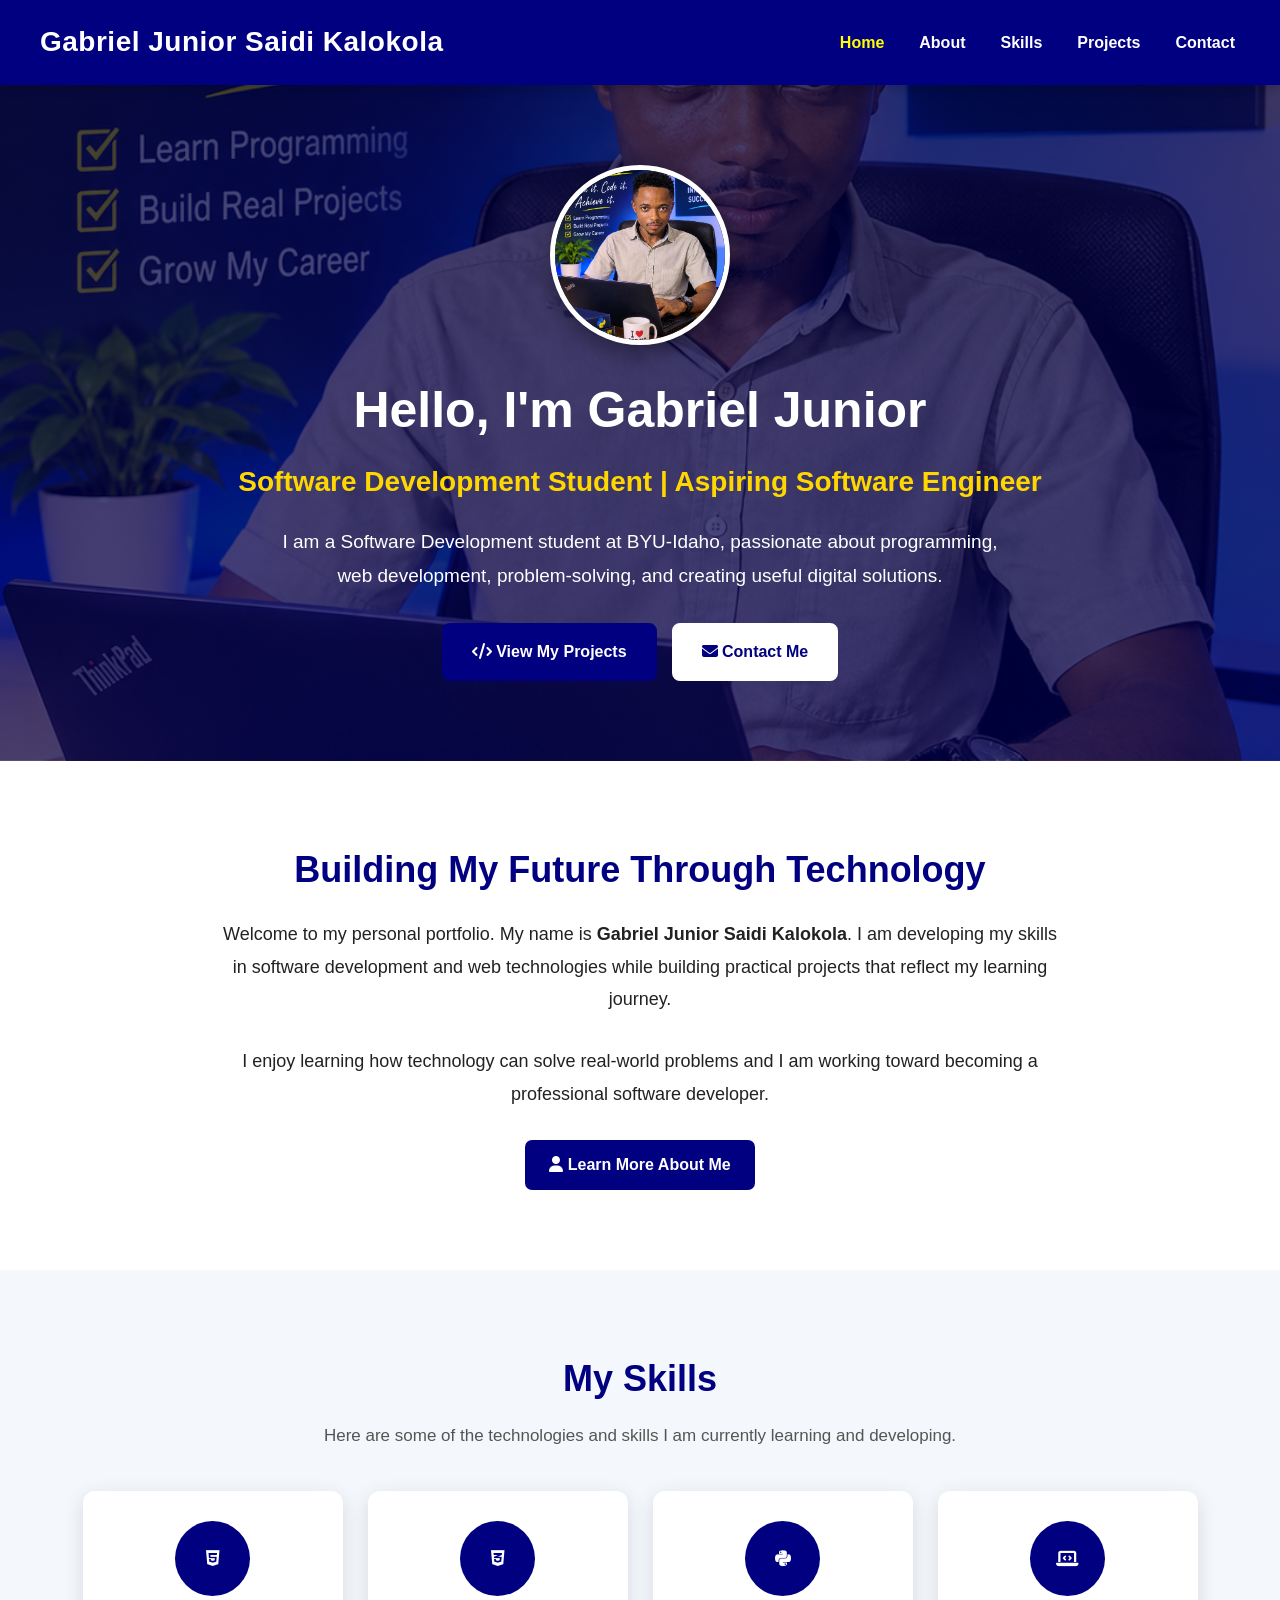
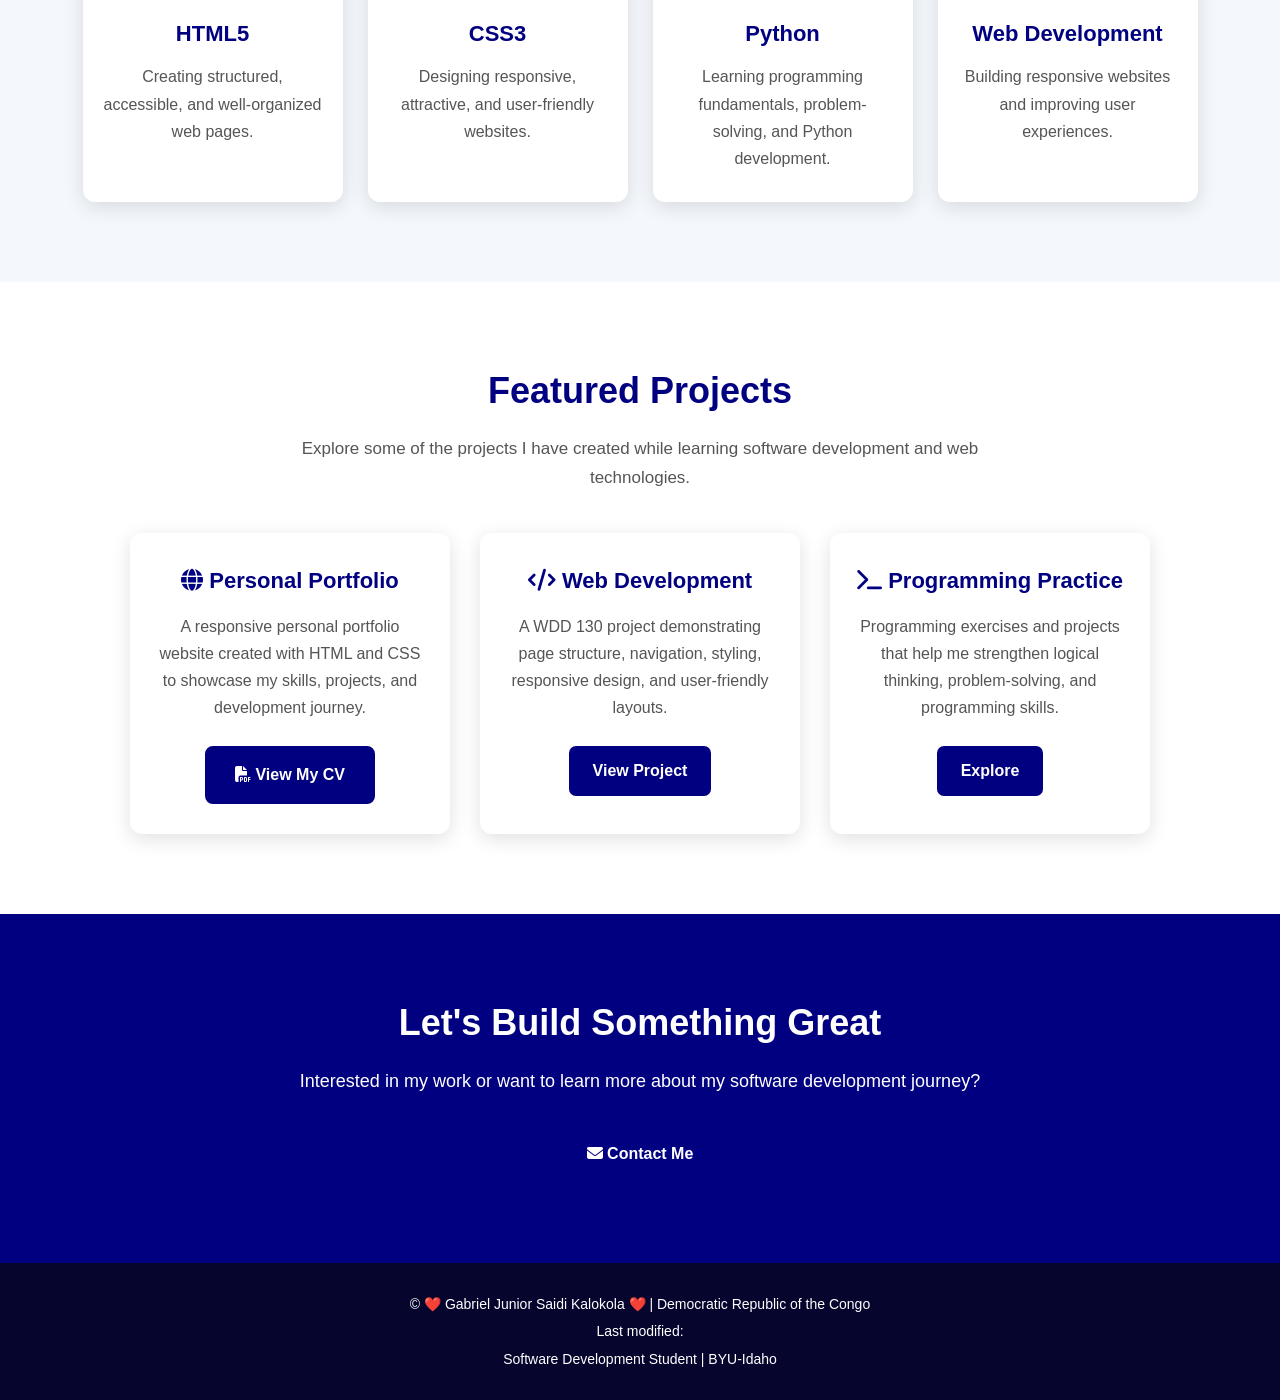
<file: index.html>
<!DOCTYPE html>
<html lang="en">

<head>
    <meta charset="UTF-8">
    <meta name="viewport" content="width=device-width, initial-scale=1.0">

    <meta name="description"
        content="Gabriel Junior Saidi Kalokola - Software Development student portfolio. Explore my skills, projects, and web development journey.">

    <title>Home | Gabriel Junior Saidi Kalokola</title>

    <link rel="stylesheet" href="style.css">

    <link rel="stylesheet" href="https://cdnjs.cloudflare.com/ajax/libs/font-awesome/6.7.2/css/all.min.css">
</head>

<body>

    <!-- HEADER -->
    <header>

        <div class="logo">
            Gabriel Junior Saidi Kalokola
        </div>

        <nav>
            <a href="index.html" class="active">Home</a>
            <a href="about.html">About</a>
            <a href="skills.html">Skills</a>
            <a href="gallery.html">Projects</a>
            <a href="contact.html">Contact</a>
        </nav>

    </header>


    <!-- MAIN CONTENT -->
    <main>

        <!-- HERO SECTION -->
        <section class="hero">

            <div class="hero-content">

                <!-- PROFILE PHOTO -->
                <div class="hero-image">
                    <img src="images/photo1.jpg" alt="Portrait of Gabriel Junior Saidi Kalokola">
                </div>

                <h1>
                    Hello, I'm Gabriel Junior
                </h1>

                <h2>
                    Software Development Student | Aspiring Software Engineer
                </h2>

                <p>
                    I am a Software Development student at BYU-Idaho,
                    passionate about programming, web development,
                    problem-solving, and creating useful digital solutions.
                </p>

                <div class="hero-buttons">

                    <a href="gallery.html" class="hero-button">
                        <i class="fa-solid fa-code"></i>
                        View My Projects
                    </a>

                    <a href="contact.html" class="hero-button secondary-button">
                        <i class="fa-solid fa-envelope"></i>
                        Contact Me
                    </a>

                </div>

            </div>

        </section>


        <!-- INTRODUCTION -->
        <section class="intro-section">

            <div class="intro-content">

                <h2>Building My Future Through Technology</h2>

                <p>
                    Welcome to my personal portfolio. My name is
                    <strong>Gabriel Junior Saidi Kalokola</strong>.
                    I am developing my skills in software development
                    and web technologies while building practical projects
                    that reflect my learning journey.
                </p>

                <p>
                    I enjoy learning how technology can solve real-world
                    problems and I am working toward becoming a professional
                    software developer.
                </p>

                <a href="about.html" class="button">
                    <i class="fa-solid fa-user"></i>
                    Learn More About Me
                </a>

            </div>

        </section>


        <!-- SKILLS SECTION -->
        <section class="skills-section">

            <h2>My Skills</h2>

            <p class="section-description">
                Here are some of the technologies and skills
                I am currently learning and developing.
            </p>

            <div class="skills-container">

                <!-- HTML -->
                <div class="skill-card">

                    <div class="skill-icon">
                        <i class="fa-brands fa-html5"></i>
                    </div>

                    <h3>HTML5</h3>

                    <p>
                        Creating structured, accessible,
                        and well-organized web pages.
                    </p>

                </div>


                <!-- CSS -->
                <div class="skill-card">

                    <div class="skill-icon">
                        <i class="fa-brands fa-css3-alt"></i>
                    </div>

                    <h3>CSS3</h3>

                    <p>
                        Designing responsive, attractive,
                        and user-friendly websites.
                    </p>

                </div>


                <!-- PYTHON -->
                <div class="skill-card">

                    <div class="skill-icon">
                        <i class="fa-brands fa-python"></i>
                    </div>

                    <h3>Python</h3>

                    <p>
                        Learning programming fundamentals,
                        problem-solving, and Python development.
                    </p>

                </div>


                <!-- WEB DEVELOPMENT -->
                <div class="skill-card">

                    <div class="skill-icon">
                        <i class="fa-solid fa-laptop-code"></i>
                    </div>

                    <h3>Web Development</h3>

                    <p>
                        Building responsive websites and
                        improving user experiences.
                    </p>

                </div>

            </div>

        </section>


        <!-- PROJECTS PREVIEW -->
        <section class="projects-preview">

            <h2>Featured Projects</h2>

            <p class="section-description">
                Explore some of the projects I have created
                while learning software development and web technologies.
            </p>

            <div class="cards">

                <!-- PROJECT 1 -->
                <div class="card">

                    <h3>
                        <i class="fa-solid fa-globe"></i>
                        Personal Portfolio
                    </h3>

                    <p>
                        A responsive personal portfolio website
                        created with HTML and CSS to showcase
                        my skills, projects, and development journey.
                    </p>

                    <a href="cv/Gabriel_Junior_Saidi_Kalokola_CV.pdf" class="hero-button" target="_blank">
                        <i class="fa-solid fa-file-pdf"></i>
                        View My CV
                    </a>

                </div>


                <!-- PROJECT 2 -->
                <div class="card">

                    <h3>
                        <i class="fa-solid fa-code"></i>
                        Web Development
                    </h3>

                    <p>
                        A WDD 130 project demonstrating page structure,
                        navigation, styling, responsive design,
                        and user-friendly layouts.
                    </p>

                    <a href="gallery.html" class="button">
                        View Project
                    </a>

                </div>


                <!-- PROJECT 3 -->
                <div class="card">

                    <h3>
                        <i class="fa-solid fa-terminal"></i>
                        Programming Practice
                    </h3>

                    <p>
                        Programming exercises and projects that
                        help me strengthen logical thinking,
                        problem-solving, and programming skills.
                    </p>

                    <a href="gallery.html" class="button">
                        Explore
                    </a>

                </div>

            </div>

        </section>


        <!-- CALL TO ACTION -->
        <section class="cta-section">

            <h2>Let's Build Something Great</h2>

            <p>
                Interested in my work or want to learn more
                about my software development journey?
            </p>

            <a href="contact.html" class="hero-button">
                <i class="fa-solid fa-envelope"></i>
                Contact Me
            </a>

        </section>

    </main>


    <!-- FOOTER -->
    <footer>
        <p>© <span id="currentyear"></span> ❤️ Gabriel Junior Saidi Kalokola ❤️ | Democratic Republic of the Congo</p>
        <p>Last modified: <span id="lastModified"></span></p>

        <p>
            Software Development Student | BYU-Idaho
        </p>

    </footer>

</body>

</html>
</file>
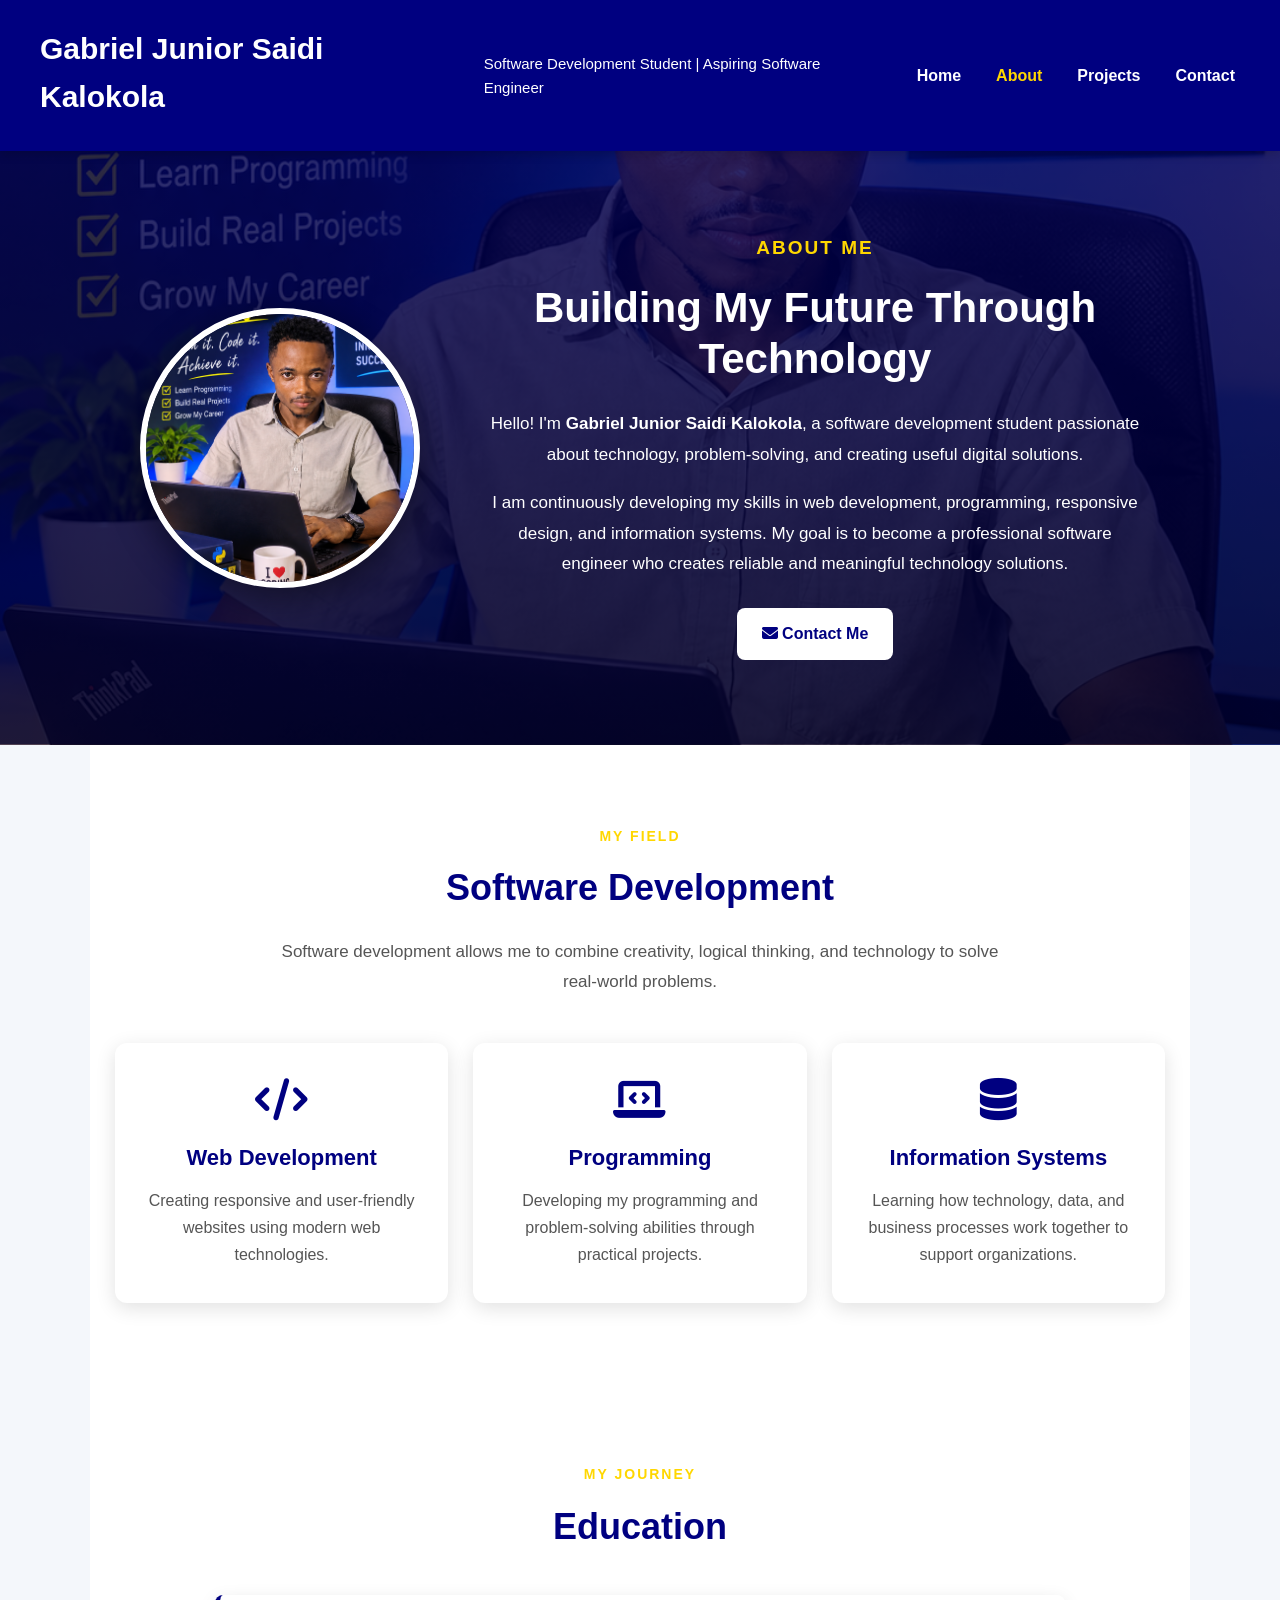
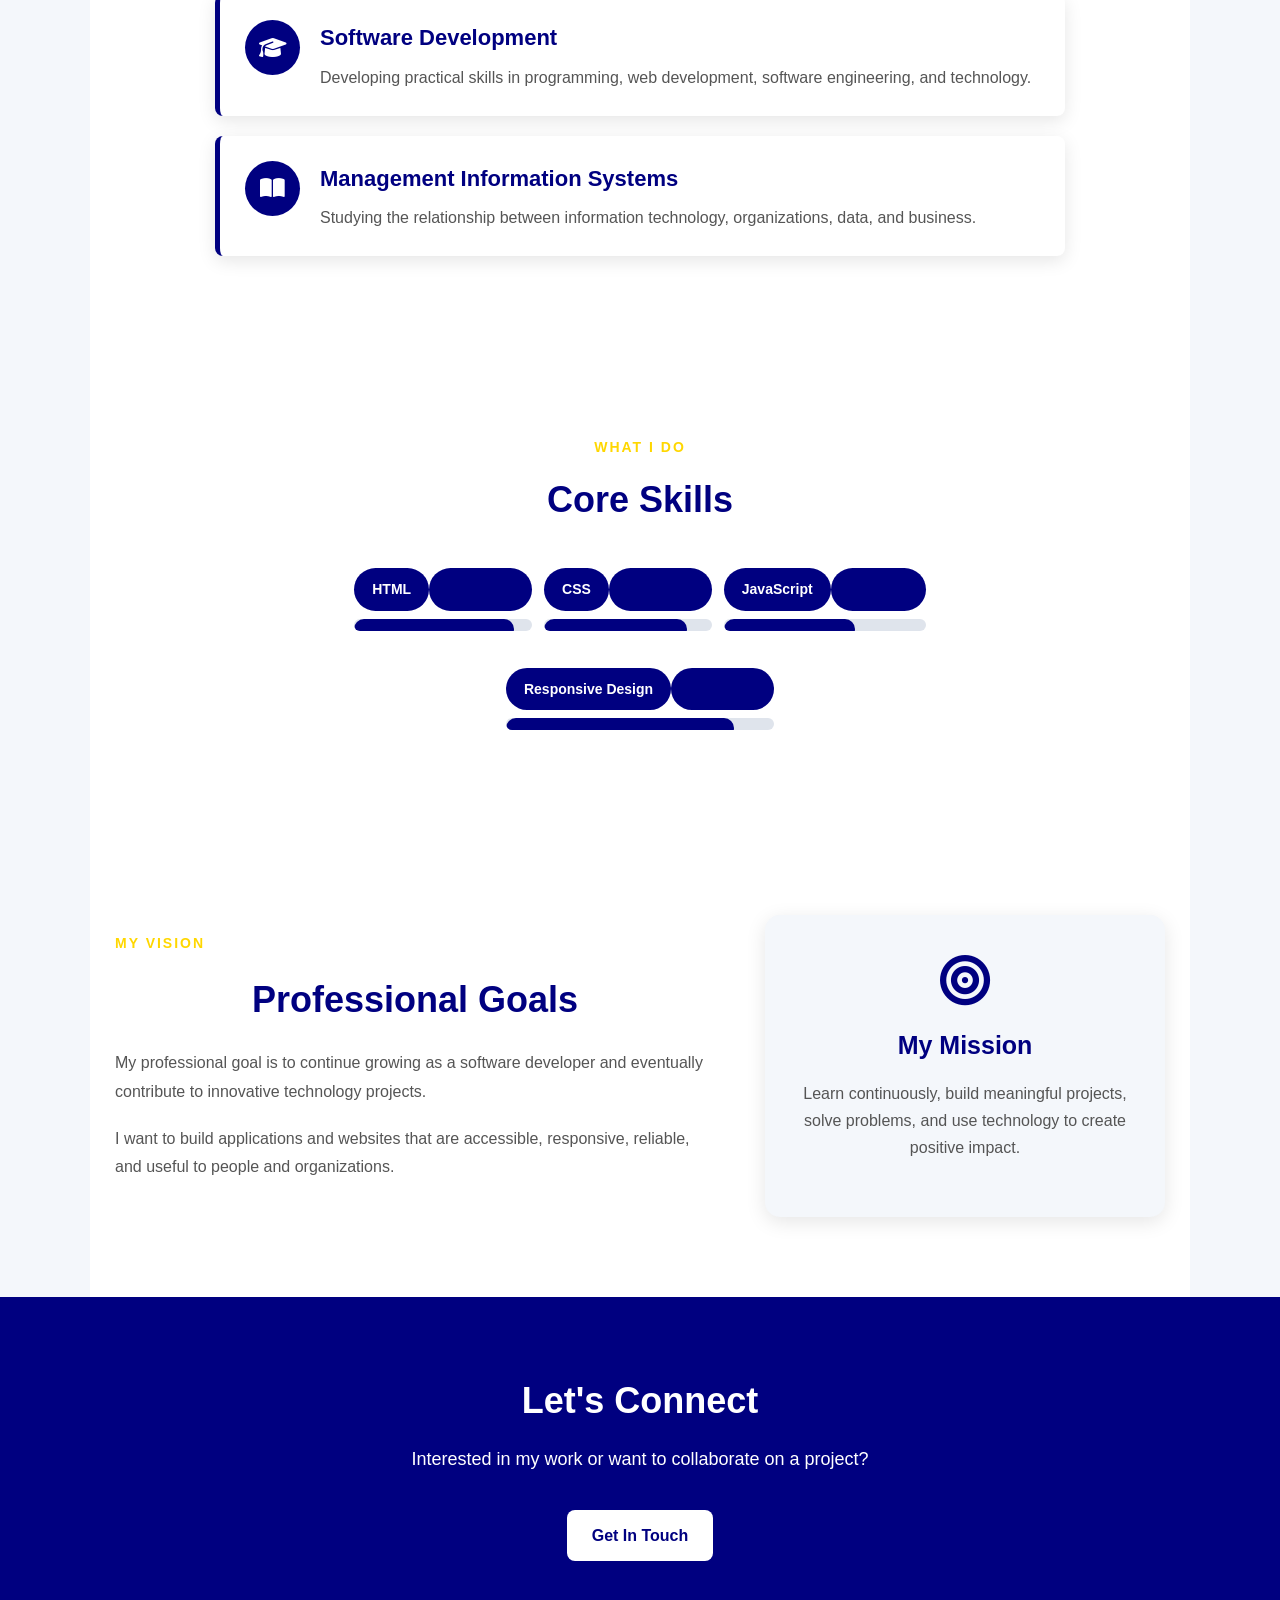
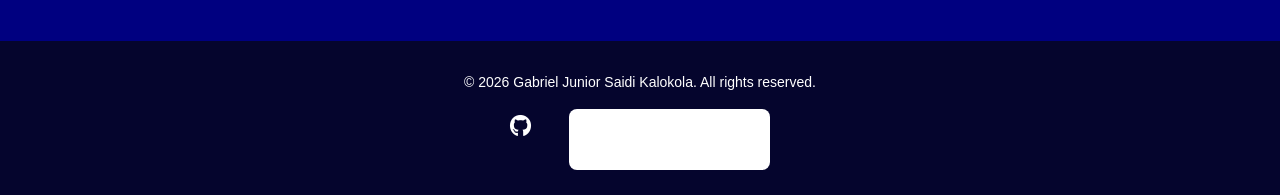
<file: about.html>
<!DOCTYPE html>
<html lang="en">

<head>
    <meta charset="UTF-8">
    <meta name="viewport" content="width=device-width, initial-scale=1.0">

    <meta name="description"
        content="About Gabriel Junior Saidi Kalokola, software development student and aspiring software engineer.">

    <title>About | Gabriel Junior Saidi Kalokola</title>

    <link rel="stylesheet" href="style.css">

    <link rel="stylesheet" href="https://cdnjs.cloudflare.com/ajax/libs/font-awesome/6.7.2/css/all.min.css">
</head>

<body>

    <!-- HEADER -->
    <header>
        <div class="container">
            <h1>Gabriel Junior Saidi Kalokola</h1>

            <p class="tagline">
                Software Development Student | Aspiring Software Engineer
            </p>

            <nav>
                <a href="index.html">Home</a>
                <a href="about.html" class="active">About</a>
                <a href="gallery.html">Projects</a>
                <a href="contact.html">Contact</a>
            </nav>
        </div>
    </header>


    <!-- ABOUT HERO -->
    <main>

        <section class="about-hero">
            <div class="container about-hero-content">

                <div class="about-photo">
                    <img src="images/photo1.jpg" alt="Portrait of Gabriel Junior Saidi Kalokola">
                </div>

                <div class="about-intro">
                    <p class="section-label">ABOUT ME</p>

                    <h2>Building My Future Through Technology</h2>

                    <p>
                        Hello! I'm <strong>Gabriel Junior Saidi Kalokola</strong>,
                        a software development student passionate about technology,
                        problem-solving, and creating useful digital solutions.
                    </p>

                    <p>
                        I am continuously developing my skills in web development,
                        programming, responsive design, and information systems.
                        My goal is to become a professional software engineer who
                        creates reliable and meaningful technology solutions.
                    </p>

                    <a href="contact.html" class="btn">
                        <i class="fa-solid fa-envelope"></i>
                        Contact Me
                    </a>
                </div>

            </div>
        </section>


        <!-- SOFTWARE DEVELOPMENT -->
        <section class="about-section">
            <div class="container">

                <p class="section-label">MY FIELD</p>

                <h2>Software Development</h2>

                <p class="section-description">
                    Software development allows me to combine creativity,
                    logical thinking, and technology to solve real-world problems.
                </p>

                <div class="about-cards">

                    <div class="about-card">
                        <i class="fa-solid fa-code"></i>

                        <h3>Web Development</h3>

                        <p>
                            Creating responsive and user-friendly websites
                            using modern web technologies.
                        </p>
                    </div>

                    <div class="about-card">
                        <i class="fa-solid fa-laptop-code"></i>

                        <h3>Programming</h3>

                        <p>
                            Developing my programming and problem-solving
                            abilities through practical projects.
                        </p>
                    </div>

                    <div class="about-card">
                        <i class="fa-solid fa-database"></i>

                        <h3>Information Systems</h3>

                        <p>
                            Learning how technology, data, and business
                            processes work together to support organizations.
                        </p>
                    </div>

                </div>

            </div>
        </section>


        <!-- EDUCATION -->
        <section class="about-section about-light">
            <div class="container">

                <p class="section-label">MY JOURNEY</p>

                <h2>Education</h2>

                <div class="timeline">

                    <div class="timeline-item">
                        <div class="timeline-icon">
                            <i class="fa-solid fa-graduation-cap"></i>
                        </div>

                        <div>
                            <h3>Software Development</h3>

                            <p>
                                Developing practical skills in programming,
                                web development, software engineering, and
                                technology.
                            </p>
                        </div>
                    </div>

                    <div class="timeline-item">
                        <div class="timeline-icon">
                            <i class="fa-solid fa-book-open"></i>
                        </div>

                        <div>
                            <h3>Management Information Systems</h3>

                            <p>
                                Studying the relationship between information
                                technology, organizations, data, and business.
                            </p>
                        </div>
                    </div>

                </div>

            </div>
        </section>


        <!-- SKILLS -->
        <section class="about-section">
            <div class="container">

                <p class="section-label">WHAT I DO</p>

                <h2>Core Skills</h2>

                <div class="skills-list">

                    <div class="skill">
                        <div class="skill-title">
                            <span>HTML</span>
                            <span>Advanced</span>
                        </div>

                        <div class="skill-bar">
                            <span style="width: 90%;"></span>
                        </div>
                    </div>

                    <div class="skill">
                        <div class="skill-title">
                            <span>CSS</span>
                            <span>Advanced</span>
                        </div>

                        <div class="skill-bar">
                            <span style="width: 85%;"></span>
                        </div>
                    </div>

                    <div class="skill">
                        <div class="skill-title">
                            <span>JavaScript</span>
                            <span>Learning</span>
                        </div>

                        <div class="skill-bar">
                            <span style="width: 65%;"></span>
                        </div>
                    </div>

                    <div class="skill">
                        <div class="skill-title">
                            <span>Responsive Design</span>
                            <span>Advanced</span>
                        </div>

                        <div class="skill-bar">
                            <span style="width: 85%;"></span>
                        </div>
                    </div>

                </div>

            </div>
        </section>


        <!-- GOALS -->
        <section class="about-section about-light">
            <div class="container goals">

                <div>
                    <p class="section-label">MY VISION</p>

                    <h2>Professional Goals</h2>

                    <p>
                        My professional goal is to continue growing as a
                        software developer and eventually contribute to
                        innovative technology projects.
                    </p>

                    <p>
                        I want to build applications and websites that are
                        accessible, responsive, reliable, and useful to people
                        and organizations.
                    </p>
                </div>

                <div class="goal-card">
                    <i class="fa-solid fa-bullseye"></i>

                    <h3>My Mission</h3>

                    <p>
                        Learn continuously, build meaningful projects,
                        solve problems, and use technology to create positive
                        impact.
                    </p>
                </div>

            </div>
        </section>


        <!-- CALL TO ACTION -->
        <section class="about-cta">
            <div class="container">

                <h2>Let's Connect</h2>

                <p>
                    Interested in my work or want to collaborate on a project?
                </p>

                <a href="contact.html" class="btn">
                    Get In Touch
                </a>

            </div>
        </section>

    </main>


    <!-- FOOTER -->
    <footer>
        <div class="container">

            <p>
                &copy; 2026 Gabriel Junior Saidi Kalokola.
                All rights reserved.
            </p>

            <div class="social-links">

                <a href="https://github.com/jr2096095-hub" target="_blank" rel="noopener noreferrer"
                    aria-label="GitHub">
                    <i class="fa-brands fa-github"></i>
                </a>

                <a href="cv/Gabriel_Junior_Saidi_Kalokola_CV.pdf" class="btn" target="_blank">
                    <i class="fa-solid fa-file-pdf"></i>
                    View My CV
                </a>

            </div>

        </div>
    </footer>

</body>

</html>
</file>
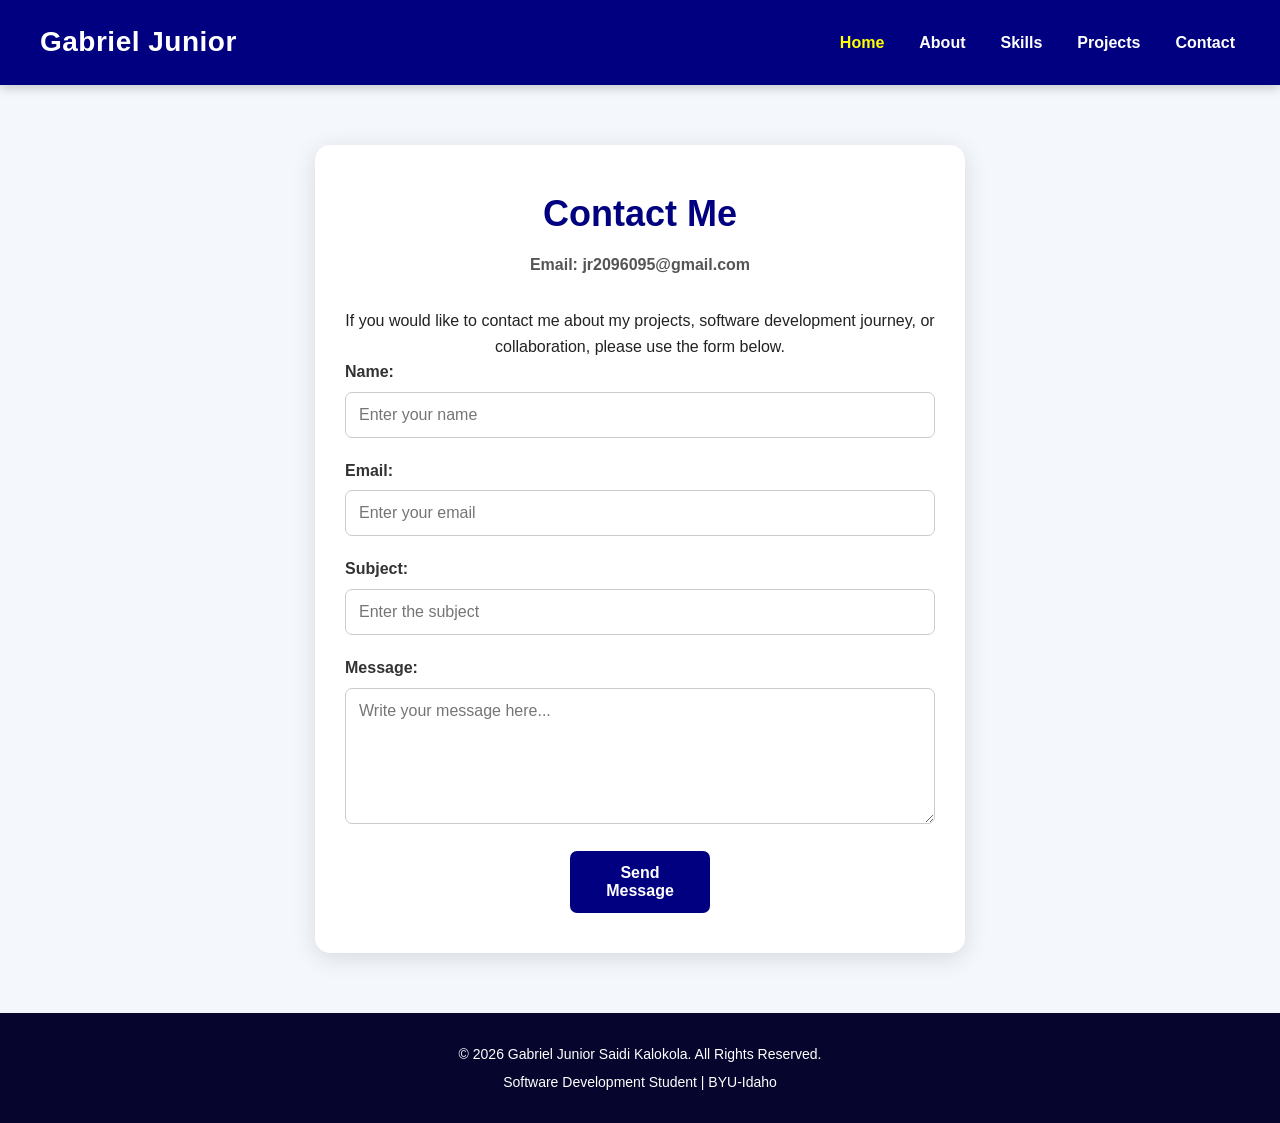
<file: contact.html>
<!DOCTYPE html>
<html lang="en">

<head>
    <meta charset="UTF-8">
    <meta name="viewport" content="width=device-width, initial-scale=1.0">

    <meta name="description"
        content="Contact Gabriel Junior Saidi Kalokola - Software Development Student.">

    <title>Contact | Gabriel Junior Saidi Kalokola</title>

    <link rel="stylesheet" href="style.css">
</head>

<body>

    <!-- HEADER -->
    <header>

        <div class="logo">
            Gabriel Junior
        </div>

        <nav>
    <a href="index.html" class="active">Home</a>
    <a href="about.html">About</a>
    <a href="skills.html">Skills</a>
    <a href="gallery.html">Projects</a>
    <a href="contact.html">Contact</a>
</nav>

    </header>


    <!-- MAIN -->
    <main>

        <section class="contact-section">

            <h1>Contact Me</h1>

            <p class="contact-email">
                Email: jr2096095@gmail.com
            </p>

            <p>
                If you would like to contact me about my projects,
                software development journey, or collaboration,
                please use the form below.
            </p>


            <!-- CONTACT FORM -->
            <form
                action="https://formspree.io/f/xaewbvvy"
                method="POST"
                class="contact-form">

                <div class="form-group">

                    <label for="name">
                        Name:
                    </label>

                    <input
                        type="text"
                        id="name"
                        name="name"
                        placeholder="Enter your name"
                        required>

                </div>


                <div class="form-group">

                    <label for="email">
                        Email:
                    </label>

                    <input
                        type="email"
                        id="email"
                        name="email"
                        placeholder="Enter your email"
                        required>

                </div>


                <div class="form-group">

                    <label for="subject">
                        Subject:
                    </label>

                    <input
                        type="text"
                        id="subject"
                        name="subject"
                        placeholder="Enter the subject"
                        required>

                </div>


                <div class="form-group">

                    <label for="message">
                        Message:
                    </label>

                    <textarea
                        id="message"
                        name="message"
                        rows="6"
                        placeholder="Write your message here..."
                        required></textarea>

                </div>


                <button
                    type="submit"
                    class="submit-btn">

                    Send Message

                </button>

            </form>

        </section>

    </main>


    <!-- FOOTER -->
    <footer>

        <p>
            &copy; 2026 Gabriel Junior Saidi Kalokola.
            All Rights Reserved.
        </p>

        <p>
            Software Development Student | BYU-Idaho
        </p>

    </footer>

</body>

</html>
</file>
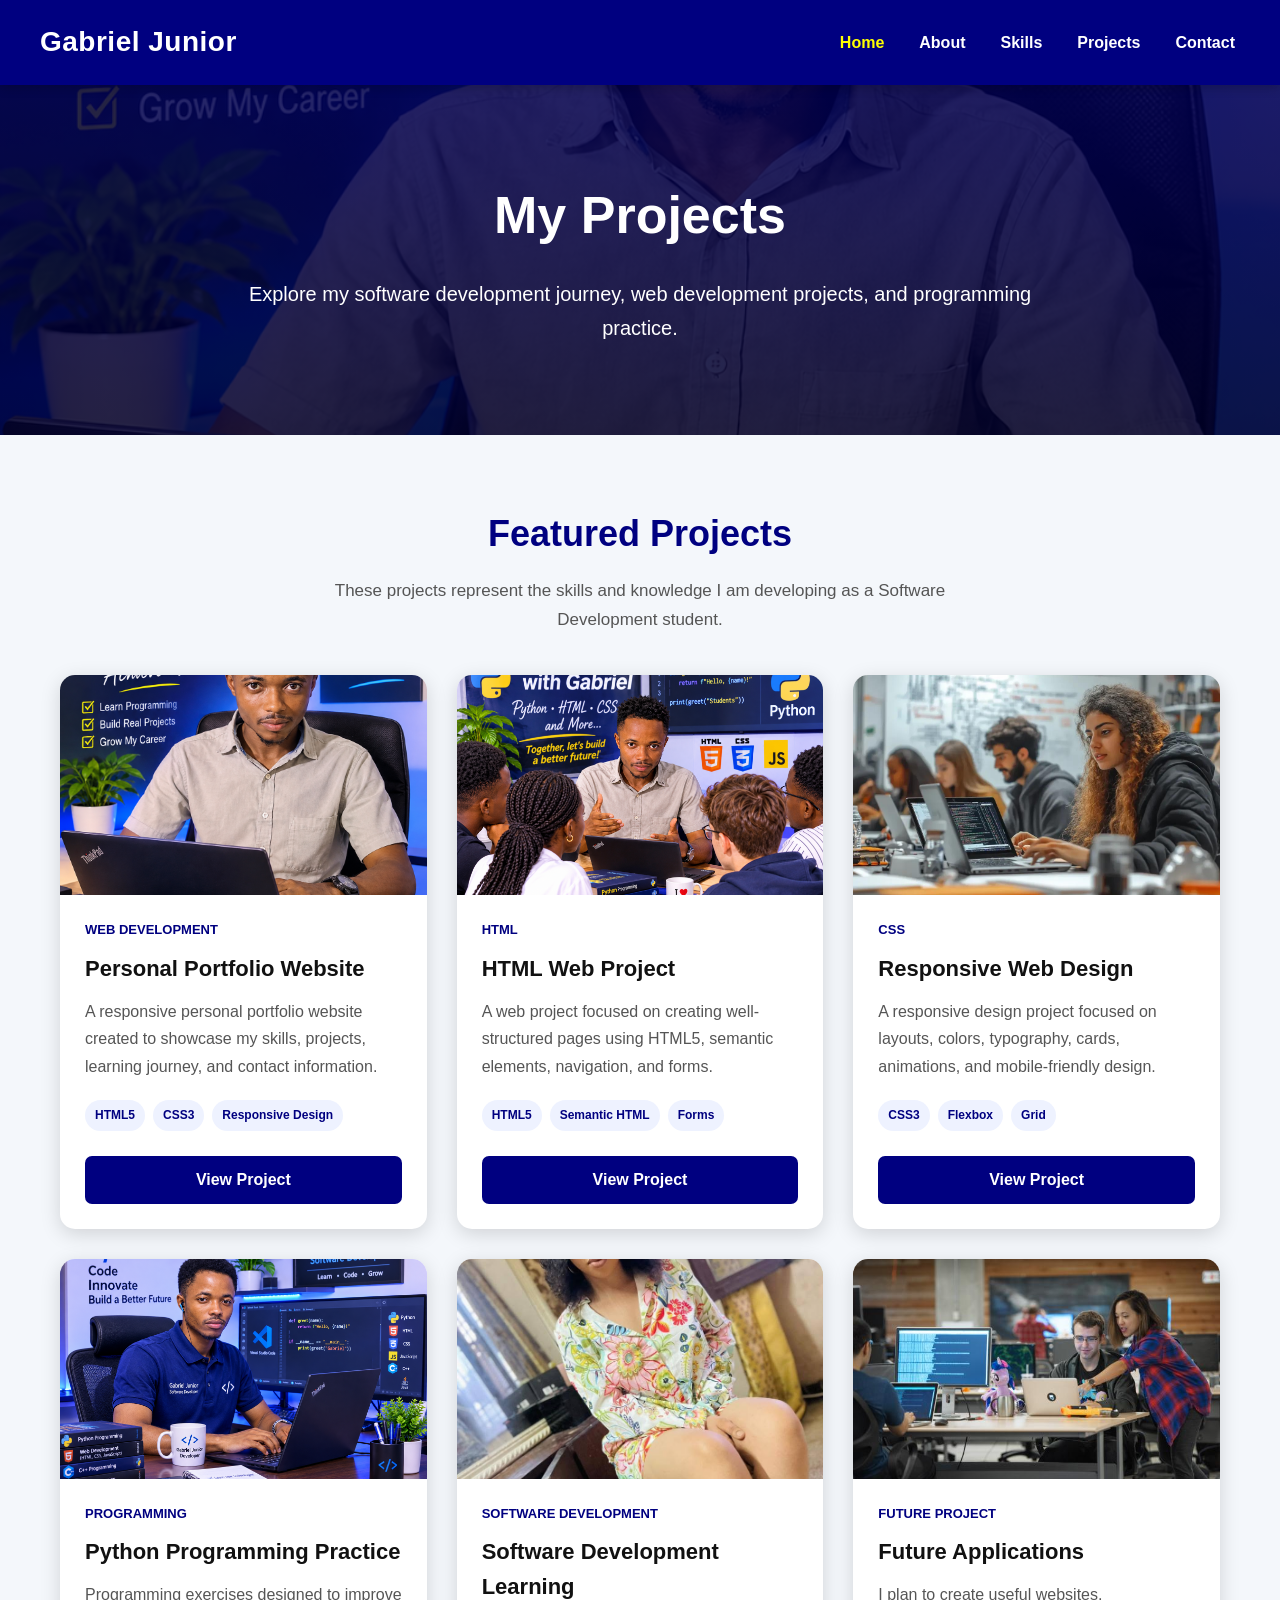
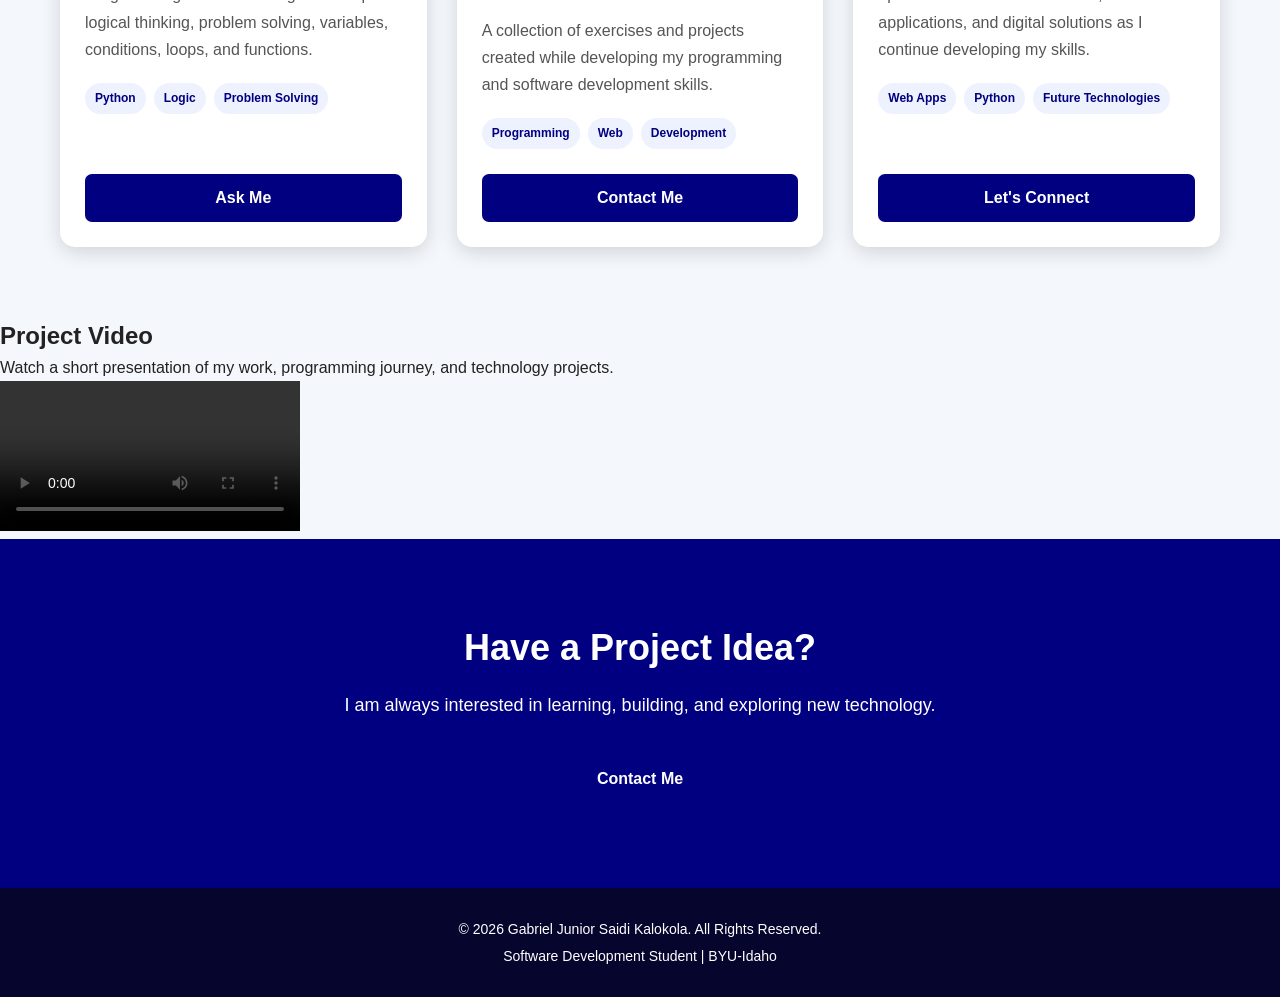
<file: gallery.html>
<!DOCTYPE html>
<html lang="en">

<head>
    <meta charset="UTF-8">
    <meta name="viewport" content="width=device-width, initial-scale=1.0">

    <meta name="description"
        content="Explore Gabriel Junior Saidi Kalokola's software development projects, web development work, and programming practice.">

    <title>Projects | Gabriel Junior Saidi Kalokola</title>

    <link rel="stylesheet" href="style.css">
</head>

<body>

    <!-- HEADER -->
    <header>

        <div class="logo">
            Gabriel Junior
        </div>

        <nav>
    <a href="index.html" class="active">Home</a>
    <a href="about.html">About</a>
    <a href="skills.html">Skills</a>
    <a href="gallery.html">Projects</a>
    <a href="contact.html">Contact</a>
</nav>

    </header>


    <!-- MAIN -->
    <main>

        <!-- PROJECTS HERO -->
        <section class="projects-hero">

            <div class="projects-hero-content">

                <h1>My Projects</h1>

                <p>
                    Explore my software development journey,
                    web development projects, and programming practice.
                </p>

            </div>

        </section>


        <!-- PROJECTS SECTION -->
        <section class="projects-section">

            <h2>Featured Projects</h2>

            <p class="section-description">
                These projects represent the skills and knowledge
                I am developing as a Software Development student.
            </p>


            <div class="projects-grid">


                <!-- PROJECT 1 -->
                <article class="project-card">

                    <div class="project-image">
                        <img
                            src="images/photo1.jpg"
                            alt="Personal portfolio website project">
                    </div>

                    <div class="project-content">

                        <span class="project-category">
                            Web Development
                        </span>

                        <h3>Personal Portfolio Website</h3>

                        <p>
                            A responsive personal portfolio website
                            created to showcase my skills, projects,
                            learning journey, and contact information.
                        </p>

                        <div class="technology-list">

                            <span>HTML5</span>
                            <span>CSS3</span>
                            <span>Responsive Design</span>

                        </div>

                        <a href="index.html" class="project-button">
                            View Project
                        </a>

                    </div>

                </article>


                <!-- PROJECT 2 -->
                <article class="project-card">

                    <div class="project-image">
                        <img
                            src="images/photo2.jpg"
                            alt="HTML web development project">
                    </div>

                    <div class="project-content">

                        <span class="project-category">
                            HTML
                        </span>

                        <h3>HTML Web Project</h3>

                        <p>
                            A web project focused on creating
                            well-structured pages using HTML5,
                            semantic elements, navigation, and forms.
                        </p>

                        <div class="technology-list">

                            <span>HTML5</span>
                            <span>Semantic HTML</span>
                            <span>Forms</span>

                        </div>

                        <a href="index.html" class="project-button">
                            View Project
                        </a>

                    </div>

                </article>


                <!-- PROJECT 3 -->
                <article class="project-card">

                    <div class="project-image">
                        <img
                            src="images/photo3.jpg"
                            alt="CSS responsive design project">
                    </div>

                    <div class="project-content">

                        <span class="project-category">
                            CSS
                        </span>

                        <h3>Responsive Web Design</h3>

                        <p>
                            A responsive design project focused on
                            layouts, colors, typography, cards,
                            animations, and mobile-friendly design.
                        </p>

                        <div class="technology-list">

                            <span>CSS3</span>
                            <span>Flexbox</span>
                            <span>Grid</span>

                        </div>

                        <a href="index.html" class="project-button">
                            View Project
                        </a>

                    </div>

                </article>


                <!-- PROJECT 4 -->
                <article class="project-card">

                    <div class="project-image">
                        <img
                            src="images/photo4.jpg"
                            alt="Python programming project">
                    </div>

                    <div class="project-content">

                        <span class="project-category">
                            Programming
                        </span>

                        <h3>Python Programming Practice</h3>

                        <p>
                            Programming exercises designed to improve
                            logical thinking, problem solving,
                            variables, conditions, loops, and functions.
                        </p>

                        <div class="technology-list">

                            <span>Python</span>
                            <span>Logic</span>
                            <span>Problem Solving</span>

                        </div>

                        <a href="contact.html" class="project-button">
                            Ask Me
                        </a>

                    </div>

                </article>


                <!-- PROJECT 5 -->
                <article class="project-card">

                    <div class="project-image">
                        <img
                            src="images/photo5.jpg"
                            alt="Software development project">
                    </div>

                    <div class="project-content">

                        <span class="project-category">
                            Software Development
                        </span>

                        <h3>Software Development Learning</h3>

                        <p>
                            A collection of exercises and projects
                            created while developing my programming
                            and software development skills.
                        </p>

                        <div class="technology-list">

                            <span>Programming</span>
                            <span>Web</span>
                            <span>Development</span>

                        </div>

                        <a href="contact.html" class="project-button">
                            Contact Me
                        </a>

                    </div>

                </article>


                <!-- PROJECT 6 -->
                <article class="project-card">

                    <div class="project-image">
                        <img
                            src="images/photo6.jpg"
                            alt="Future software development project">
                    </div>

                    <div class="project-content">

                        <span class="project-category">
                            Future Project
                        </span>

                        <h3>Future Applications</h3>

                        <p>
                            I plan to create useful websites,
                            applications, and digital solutions
                            as I continue developing my skills.
                        </p>

                        <div class="technology-list">

                            <span>Web Apps</span>
                            <span>Python</span>
                            <span>Future Technologies</span>

                        </div>

                        <a href="contact.html" class="project-button">
                            Let's Connect
                        </a>

                    </div>

                </article>

            </div>

        </section>


        <!-- CALL TO ACTION -->
        <!-- PROJECT VIDEO -->
        <section class="project-video-section">

            <h2>Project Video</h2>

            <p>
                Watch a short presentation of my work,
                programming journey, and technology projects.
            </p>

            <div class="project-video">
                <video controls preload="metadata">
                    <source src="images/video.mp4" type="video/mp4">
                    Your browser does not support HTML video.
                </video>
            </div>

        </section>
        <section class="cta-section">

            <h2>Have a Project Idea?</h2>

            <p>
                I am always interested in learning,
                building, and exploring new technology.
            </p>

            <a href="contact.html" class="hero-button">
                Contact Me
            </a>

        </section>

    </main>


    <!-- FOOTER -->
    <footer>

        <p>
            &copy; 2026 Gabriel Junior Saidi Kalokola.
            All Rights Reserved.
        </p>

        <p>
            Software Development Student | BYU-Idaho
        </p>

    </footer>

</body>

</html>
</file>
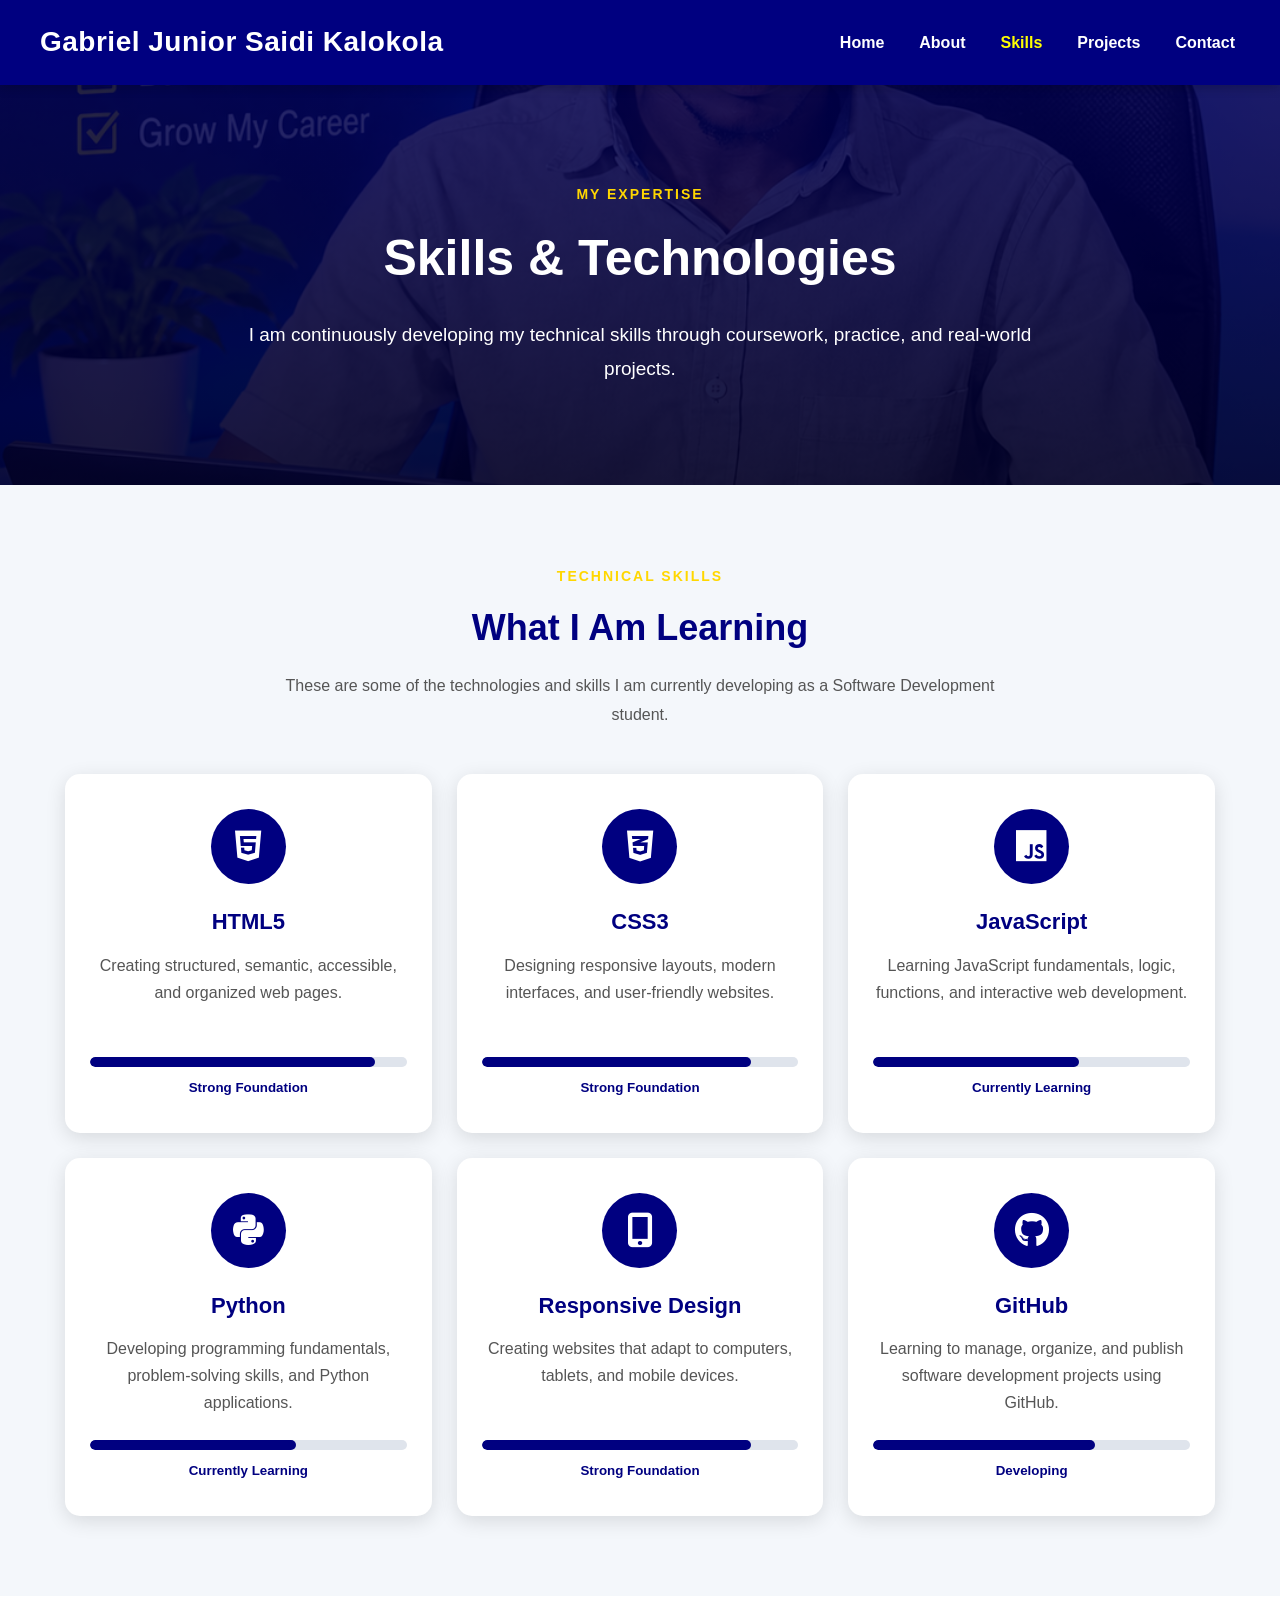
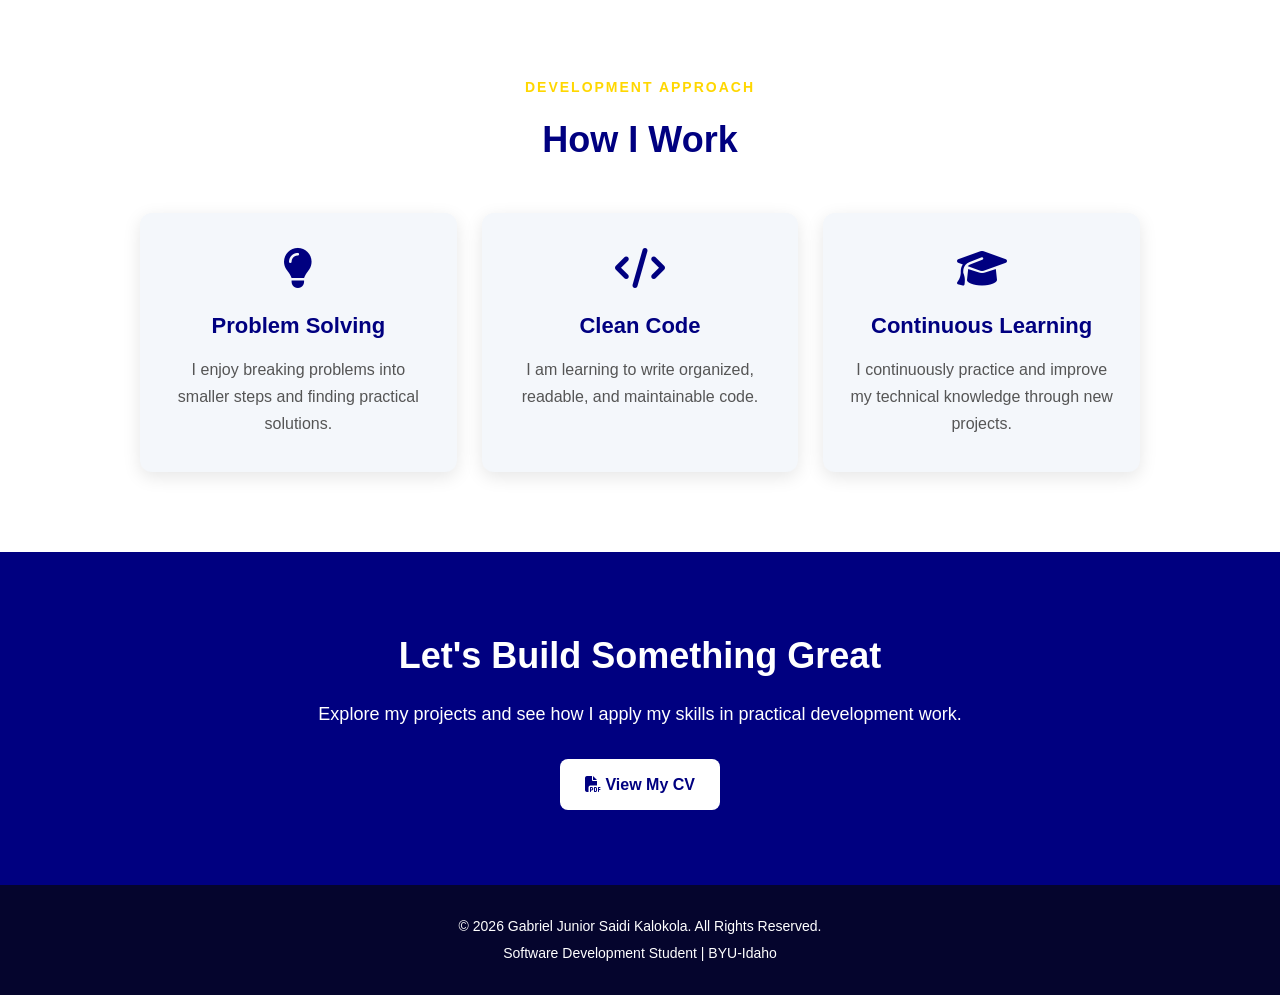
<file: skills.html>
<!DOCTYPE html>
<html lang="en">

<head>
    <meta charset="UTF-8">
    <meta name="viewport" content="width=device-width, initial-scale=1.0">

    <meta name="description"
        content="Gabriel Junior Saidi Kalokola - Software Development skills including HTML, CSS, JavaScript, Python, GitHub, and responsive web development.">

    <title>Skills | Gabriel Junior Saidi Kalokola</title>

    <link rel="stylesheet" href="style.css">

    <link rel="stylesheet"
        href="https://cdnjs.cloudflare.com/ajax/libs/font-awesome/6.7.2/css/all.min.css">
</head>

<body>

    <!-- HEADER -->
    <header>

        <div class="logo">
            Gabriel Junior Saidi Kalokola
        </div>

        <nav>
            <a href="index.html">Home</a>
            <a href="about.html">About</a>
            <a href="skills.html" class="active">Skills</a>
            <a href="gallery.html">Projects</a>
            <a href="contact.html">Contact</a>
        </nav>

    </header>


    <!-- MAIN -->
    <main>

        <!-- SKILLS HERO -->
        <section class="skills-hero">

            <div class="skills-hero-content">

                <p class="section-label">
                    MY EXPERTISE
                </p>

                <h1>
                    Skills & Technologies
                </h1>

                <p>
                    I am continuously developing my technical skills
                    through coursework, practice, and real-world projects.
                </p>

            </div>

        </section>


        <!-- TECHNICAL SKILLS -->
        <section class="skills-page-section">

            <div class="skills-page-container">

                <p class="section-label">
                    TECHNICAL SKILLS
                </p>

                <h2>
                    What I Am Learning
                </h2>

                <p class="skills-description">
                    These are some of the technologies and skills
                    I am currently developing as a Software Development student.
                </p>


                <div class="skills-page-grid">

                    <!-- HTML -->
                    <div class="skills-page-card">

                        <div class="skills-page-icon">
                            <i class="fa-brands fa-html5"></i>
                        </div>

                        <h3>HTML5</h3>

                        <p>
                            Creating structured, semantic,
                            accessible, and organized web pages.
                        </p>

                        <div class="skill-level">
                            <span style="width: 90%;"></span>
                        </div>

                        <small>Strong Foundation</small>

                    </div>


                    <!-- CSS -->
                    <div class="skills-page-card">

                        <div class="skills-page-icon">
                            <i class="fa-brands fa-css3-alt"></i>
                        </div>

                        <h3>CSS3</h3>

                        <p>
                            Designing responsive layouts,
                            modern interfaces, and user-friendly websites.
                        </p>

                        <div class="skill-level">
                            <span style="width: 85%;"></span>
                        </div>

                        <small>Strong Foundation</small>

                    </div>


                    <!-- JAVASCRIPT -->
                    <div class="skills-page-card">

                        <div class="skills-page-icon">
                            <i class="fa-brands fa-js"></i>
                        </div>

                        <h3>JavaScript</h3>

                        <p>
                            Learning JavaScript fundamentals,
                            logic, functions, and interactive web development.
                        </p>

                        <div class="skill-level">
                            <span style="width: 65%;"></span>
                        </div>

                        <small>Currently Learning</small>

                    </div>


                    <!-- PYTHON -->
                    <div class="skills-page-card">

                        <div class="skills-page-icon">
                            <i class="fa-brands fa-python"></i>
                        </div>

                        <h3>Python</h3>

                        <p>
                            Developing programming fundamentals,
                            problem-solving skills, and Python applications.
                        </p>

                        <div class="skill-level">
                            <span style="width: 65%;"></span>
                        </div>

                        <small>Currently Learning</small>

                    </div>


                    <!-- RESPONSIVE DESIGN -->
                    <div class="skills-page-card">

                        <div class="skills-page-icon">
                            <i class="fa-solid fa-mobile-screen-button"></i>
                        </div>

                        <h3>Responsive Design</h3>

                        <p>
                            Creating websites that adapt to computers,
                            tablets, and mobile devices.
                        </p>

                        <div class="skill-level">
                            <span style="width: 85%;"></span>
                        </div>

                        <small>Strong Foundation</small>

                    </div>


                    <!-- GITHUB -->
                    <div class="skills-page-card">

                        <div class="skills-page-icon">
                            <i class="fa-brands fa-github"></i>
                        </div>

                        <h3>GitHub</h3>

                        <p>
                            Learning to manage, organize, and publish
                            software development projects using GitHub.
                        </p>

                        <div class="skill-level">
                            <span style="width: 70%;"></span>
                        </div>

                        <small>Developing</small>

                    </div>

                </div>

            </div>

        </section>


        <!-- DEVELOPMENT SKILLS -->
        <section class="skills-page-section skills-light">

            <div class="skills-page-container">

                <p class="section-label">
                    DEVELOPMENT APPROACH
                </p>

                <h2>
                    How I Work
                </h2>

                <div class="skills-approach">

                    <div class="approach-card">

                        <i class="fa-solid fa-lightbulb"></i>

                        <h3>Problem Solving</h3>

                        <p>
                            I enjoy breaking problems into smaller
                            steps and finding practical solutions.
                        </p>

                    </div>


                    <div class="approach-card">

                        <i class="fa-solid fa-code"></i>

                        <h3>Clean Code</h3>

                        <p>
                            I am learning to write organized,
                            readable, and maintainable code.
                        </p>

                    </div>


                    <div class="approach-card">

                        <i class="fa-solid fa-graduation-cap"></i>

                        <h3>Continuous Learning</h3>

                        <p>
                            I continuously practice and improve my
                            technical knowledge through new projects.
                        </p>

                    </div>

                </div>

            </div>

        </section>


        <!-- CTA -->
        <section class="skills-cta">

            <div>

                <h2>
                    Let's Build Something Great
                </h2>

                <p>
                    Explore my projects and see how I apply
                    my skills in practical development work.
                </p>

                <a href="cv/Gabriel_Junior_Saidi_Kalokola_CV.pdf"
   class="skills-button"
   target="_blank">
    <i class="fa-solid fa-file-pdf"></i>
    View My CV
</a>

            </div>

        </section>

    </main>


    <!-- FOOTER -->
    <footer>

        <p>
            &copy; 2026 Gabriel Junior Saidi Kalokola.
            All Rights Reserved.
        </p>

        <p>
            Software Development Student | BYU-Idaho
        </p>

    </footer>

</body>

</html>
</file>
<file: style.css>
/* =========================================================
   GABRIEL JUNIOR SAIDI KALOKOLA
   SOFTWARE DEVELOPMENT PORTFOLIO
   WDD 130 - FINAL RESPONSIVE CSS
   ========================================================= */


/* =========================================================
   1. RESET & GLOBAL
   ========================================================= */

* {
    margin: 0;
    padding: 0;
    box-sizing: border-box;
}

html {
    scroll-behavior: smooth;
}

body {
    font-family: Arial, Helvetica, sans-serif;
    background-color: #f4f7fb;
    color: #222;
    line-height: 1.6;
}

img {
    max-width: 100%;
    display: block;
}

a {
    text-decoration: none;
}

main {
    min-height: 70vh;
}


/* =========================================================
   2. HEADER & NAVIGATION
   ========================================================= */

header {
    background-color: #000080;
    color: white;
    padding: 20px 40px;

    display: flex;
    justify-content: space-between;
    align-items: center;

    position: sticky;
    top: 0;
    z-index: 1000;

    box-shadow: 0 3px 10px rgba(0, 0, 0, 0.2);
}

.logo {
    font-size: 28px;
    font-weight: bold;
    letter-spacing: 0.5px;
}

nav {
    display: flex;
    align-items: center;
    gap: 25px;
}

nav a {
    color: white;
    font-weight: bold;
    padding: 8px 5px;
    transition: color 0.3s ease;
}

nav a:hover {
    color: #ffd700;
}


/* =========================================================
   3. HERO SECTION - HOME
   ========================================================= */

.hero {
    min-height: 650px;

    background-image:
        linear-gradient(
            rgba(0, 0, 60, 0.72),
            rgba(0, 0, 80, 0.72)
        ),
        url("images/photo1.jpg");

    background-size: cover;
    background-position: center;
    background-repeat: no-repeat;

    color: white;

    display: flex;
    justify-content: center;
    align-items: center;

    text-align: center;

    padding: 80px 20px;
}

.hero-content {
    max-width: 900px;
    margin: auto;
}

.hero-image {
    display: flex;
    justify-content: center;
    margin-bottom: 25px;
}

.hero-image img {
    width: 180px;
    height: 180px;

    object-fit: cover;

    border-radius: 50%;
    border: 5px solid white;

    box-shadow: 0 8px 25px rgba(0, 0, 0, 0.4);
}

.hero h1 {
    font-size: 50px;
    margin-bottom: 10px;
}

.hero h2 {
    font-size: 28px;
    margin-bottom: 20px;
    color: #ffd700;
}

.hero p {
    max-width: 750px;
    margin: 0 auto 30px;

    font-size: 19px;
    line-height: 1.8;
}


/* =========================================================
   4. HERO BUTTONS
   ========================================================= */

.hero-buttons {
    display: flex;
    justify-content: center;
    align-items: center;
    gap: 15px;
    flex-wrap: wrap;
}

.hero-button {
    display: inline-block;

    background-color: #000080;
    color: white;

    padding: 14px 28px;

    border-radius: 8px;

    font-weight: bold;

    border: 2px solid #000080;

    transition:
        background-color 0.3s ease,
        color 0.3s ease,
        transform 0.3s ease;
}

.hero-button:hover {
    background-color: white;
    color: #000080;
    transform: translateY(-3px);
}

.secondary-button {
    background-color: white;
    color: #000080;
    border-color: white;
}

.secondary-button:hover {
    background-color: transparent;
    color: white;
}


/* =========================================================
   5. GENERAL BUTTON
   ========================================================= */

.button {
    display: inline-block;

    background-color: #000080;
    color: white;

    padding: 12px 24px;

    border-radius: 7px;

    font-weight: bold;

    transition:
        background-color 0.3s ease,
        transform 0.3s ease;
}

.button:hover {
    background-color: #000055;
    transform: translateY(-3px);
}


/* =========================================================
   6. INTRO SECTION - HOME
   ========================================================= */

.intro-section {
    background-color: white;
    padding: 80px 20px;
    text-align: center;
}

.intro-content {
    max-width: 850px;
    margin: auto;
}

.intro-content h2 {
    color: #000080;
    font-size: 36px;
    margin-bottom: 20px;
}

.intro-content p {
    font-size: 18px;
    line-height: 1.8;
    margin-bottom: 30px;
}


/* =========================================================
   7. SECTION DESCRIPTION
   ========================================================= */

.section-description {
    max-width: 750px;
    margin: 0 auto 35px;

    font-size: 17px;
    line-height: 1.7;

    color: #555;
}


/* =========================================================
   8. SKILLS SECTION
   ========================================================= */

.skills-section {
    background-color: #f4f7fb;
    padding: 80px 20px;
    text-align: center;
}

.skills-section > h2 {
    color: #000080;
    font-size: 36px;
    margin-bottom: 15px;
}

.skills-container {
    max-width: 1200px;
    margin: 40px auto 0;

    display: flex;
    justify-content: center;
    align-items: stretch;

    gap: 25px;

    flex-wrap: wrap;
}


/* =========================================================
   9. SKILL CARDS
   ========================================================= */

.skill-card {
    background-color: white;

    width: 260px;

    padding: 30px 20px;

    border-radius: 12px;

    box-shadow: 0 5px 20px rgba(0, 0, 0, 0.12);

    text-align: center;

    transition:
        transform 0.3s ease,
        box-shadow 0.3s ease;
}

.skill-card:hover {
    transform: translateY(-8px);

    box-shadow:
        0 12px 30px rgba(0, 0, 0, 0.18);
}

.skill-icon {
    width: 75px;
    height: 75px;

    margin: 0 auto 20px;

    border-radius: 50%;

    background-color: #000080;
    color: white;

    display: flex;
    justify-content: center;
    align-items: center;

    font-size: 18px;
    font-weight: bold;
}

.skill-card h3 {
    color: #000080;
    font-size: 22px;
    margin-bottom: 12px;
}

.skill-card p {
    color: #555;
    line-height: 1.7;
}


/* =========================================================
   10. PROJECTS PREVIEW - HOME
   ========================================================= */

.projects-preview {
    background-color: white;

    padding: 80px 20px;

    text-align: center;
}

.projects-preview > h2 {
    color: #000080;

    font-size: 36px;

    margin-bottom: 15px;
}


/* =========================================================
   11. CARDS
   ========================================================= */

.cards {
    max-width: 1100px;

    margin: 40px auto 0;

    display: flex;
    justify-content: center;
    align-items: stretch;

    gap: 30px;

    flex-wrap: wrap;
}

.card {
    background-color: white;

    width: 320px;

    padding: 30px 25px;

    border-radius: 12px;

    box-shadow:
        0 5px 20px rgba(0, 0, 0, 0.12);

    text-align: center;

    transition:
        transform 0.3s ease,
        box-shadow 0.3s ease;
}

.card:hover {
    transform: translateY(-8px);

    box-shadow:
        0 12px 30px rgba(0, 0, 0, 0.2);
}

.card h3 {
    color: #000080;

    font-size: 22px;

    margin-bottom: 15px;
}

.card p {
    color: #555;

    line-height: 1.7;

    margin-bottom: 25px;
}


/* =========================================================
   12. PROJECT GALLERY
   ========================================================= */

.gallery {
    max-width: 1200px;

    margin: 50px auto;

    padding: 0 20px;

    display: grid;

    grid-template-columns:
        repeat(3, 1fr);

    gap: 30px;
}

.gallery .card {
    width: 100%;

    padding: 0 0 25px;

    overflow: hidden;
}

.gallery .card img {
    width: 100%;

    height: 230px;

    object-fit: cover;

    margin: 0 0 20px;

    border: none;

    border-radius: 12px 12px 0 0;

    transition: transform 0.4s ease;
}

.gallery .card:hover img {
    transform: scale(1.04);
}

.gallery .card h3,
.gallery .card p {
    margin-left: 20px;
    margin-right: 20px;
}


/* =========================================================
   13. ABOUT PAGE
   ========================================================= */

main > h2 {
    text-align: center;

    color: #000080;

    font-size: 38px;

    margin-top: 50px;
}

.about-container {
    max-width: 1100px;

    margin: 50px auto;

    padding: 0 25px;

    display: flex;

    justify-content: center;
    align-items: center;

    gap: 60px;

    flex-wrap: wrap;
}

.about-image {
    flex: 0 0 300px;
}

.about-image img {
    width: 300px;
    height: 350px;

    object-fit: cover;

    border: 5px solid #000080;

    border-radius: 15px;

    box-shadow:
        0 8px 25px rgba(0, 0, 0, 0.2);
}

.about-text {
    max-width: 550px;

    text-align: left;
}

.about-text h3 {
    color: #000080;

    font-size: 24px;

    margin-top: 20px;

    margin-bottom: 10px;
}

.about-text h3:first-child {
    margin-top: 0;
}

.about-text p {
    line-height: 1.8;

    margin-bottom: 15px;
}

.about-text ul,
.about-text ol {
    margin-left: 25px;

    margin-bottom: 20px;
}

.about-text li {
    margin-bottom: 8px;
}


/* =========================================================
   14. CONTACT PAGE
   ========================================================= */

.contact-section {
    max-width: 650px;

    margin: 60px auto;

    padding: 40px 30px;

    background-color: white;

    border-radius: 15px;

    box-shadow:
        0 5px 25px rgba(0, 0, 0, 0.12);

    text-align: center;
}

.contact-section h1 {
    color: #000080;

    font-size: 36px;

    margin-bottom: 10px;
}

.contact-email {
    margin-bottom: 30px;

    color: #555;

    font-weight: bold;
}

.contact-form {
    display: flex;

    flex-direction: column;

    text-align: left;
}

.form-group {
    margin-bottom: 20px;
}

.form-group label {
    display: block;

    margin-bottom: 7px;

    color: #333;

    font-weight: bold;
}

.form-group input,
.form-group textarea {
    width: 100%;

    padding: 13px;

    border: 1px solid #ccc;

    border-radius: 7px;

    font-family: inherit;

    font-size: 16px;

    outline: none;

    transition:
        border-color 0.3s ease,
        box-shadow 0.3s ease;
}

.form-group input:focus,
.form-group textarea:focus {
    border-color: #000080;

    box-shadow:
        0 0 0 3px rgba(0, 0, 128, 0.1);
}

.form-group textarea {
    resize: vertical;
}

.submit-btn {
    align-self: center;

    width: 140px;

    padding: 13px 20px;

    background-color: #000080;

    color: white;

    border: none;

    border-radius: 7px;

    font-size: 16px;

    font-weight: bold;

    cursor: pointer;

    transition:
        background-color 0.3s ease,
        transform 0.3s ease;
}

.submit-btn:hover {
    background-color: #000055;

    transform: translateY(-3px);
}


/* =========================================================
   15. CALL TO ACTION
   ========================================================= */

.cta-section {
    background-color: #000080;

    color: white;

    text-align: center;

    padding: 80px 20px;
}

.cta-section h2 {
    font-size: 36px;

    margin-bottom: 15px;
}

.cta-section p {
    font-size: 18px;

    margin-bottom: 30px;
}


/* =========================================================
   16. FOOTER
   ========================================================= */

footer {
    background-color: #05052d;

    color: white;

    text-align: center;

    padding: 25px 20px;

    margin-top: 0;
}

footer p {
    margin: 5px 0;

    font-size: 14px;
}


/* =========================================================
   17. ANIMATIONS
   ========================================================= */

.hero-content,
.intro-content,
.skill-card,
.card,
.about-container,
.contact-section {
    animation: fadeInUp 0.8s ease;
}

@keyframes fadeInUp {

    from {
        opacity: 0;
        transform: translateY(25px);
    }

    to {
        opacity: 1;
        transform: translateY(0);
    }
}


/* =========================================================
   18. TABLET RESPONSIVE DESIGN
   ========================================================= */

@media (max-width: 900px) {

    header {
        padding: 20px;
    }

    nav {
        gap: 15px;
    }

    .hero {
        min-height: 600px;
    }

    .hero h1 {
        font-size: 42px;
    }

    .hero h2 {
        font-size: 25px;
    }

    .gallery {
        grid-template-columns: repeat(2, 1fr);
    }

    .about-container {
        gap: 40px;
    }
}


/* =========================================================
   19. MOBILE RESPONSIVE DESIGN
   ========================================================= */

@media (max-width: 768px) {

    /* HEADER */

    header {
        position: static;

        flex-direction: column;

        padding: 20px 15px;

        gap: 15px;
    }

    .logo {
        font-size: 25px;
    }

    nav {
        width: 100%;

        display: flex;

        flex-direction: column;

        gap: 8px;
    }

    nav a {
        display: block;

        width: 100%;

        text-align: center;

        padding: 8px;
    }


    /* HERO */

    .hero {
        min-height: auto;

        padding: 70px 20px;
    }

    .hero-image img {
        width: 145px;
        height: 145px;
    }

    .hero h1 {
        font-size: 34px;

        line-height: 1.2;
    }

    .hero h2 {
        font-size: 22px;
    }

    .hero p {
        font-size: 16px;

        line-height: 1.7;
    }

    .hero-buttons {
        flex-direction: column;

        width: 100%;
    }

    .hero-button {
        width: 90%;

        max-width: 300px;

        text-align: center;
    }


    /* INTRO */

    .intro-section {
        padding: 60px 20px;
    }

    .intro-content h2 {
        font-size: 30px;
    }


    /* SKILLS */

    .skills-section {
        padding: 60px 20px;
    }

    .skills-section > h2 {
        font-size: 30px;
    }

    .skills-container {
        flex-direction: column;

        align-items: center;

        gap: 20px;
    }

    .skill-card {
        width: 90%;

        max-width: 360px;
    }


    /* PROJECTS */

    .projects-preview {
        padding: 60px 20px;
    }

    .projects-preview > h2 {
        font-size: 30px;
    }

    .cards {
        flex-direction: column;

        align-items: center;

        gap: 20px;
    }

    .card {
        width: 90%;

        max-width: 380px;
    }


    /* GALLERY */

    .gallery {
        grid-template-columns: 1fr;

        gap: 25px;

        padding: 0 20px;

        margin-top: 35px;
    }

    .gallery .card {
        width: 100%;
    }

    .gallery .card img {
        height: auto;

        max-height: 300px;
    }


    /* ABOUT */

    main > h2 {
        font-size: 30px;

        margin-top: 40px;
    }

    .about-container {
        flex-direction: column;

        text-align: center;

        margin-top: 35px;

        gap: 30px;
    }

    .about-image {
        flex: none;
    }

    .about-image img {
        width: 250px;

        height: 300px;
    }

    .about-text {
        width: 100%;

        max-width: 600px;

        text-align: center;
    }

    .about-text h3 {
        font-size: 22px;
    }

    .about-text ul,
    .about-text ol {
        display: inline-block;

        text-align: left;
    }


    /* CONTACT */

    .contact-section {
        width: 90%;

        margin: 40px auto;

        padding: 30px 20px;
    }

    .contact-section h1 {
        font-size: 30px;
    }

    .submit-btn {
        width: 100%;
    }


    /* CTA */

    .cta-section {
        padding: 60px 20px;
    }

    .cta-section h2 {
        font-size: 30px;
    }

    .cta-section p {
        font-size: 16px;
    }


    /* FOOTER */

    footer {
        padding: 20px 15px;
    }

    footer p {
        font-size: 13px;
    }
}


/* =========================================================
   20. SMALL PHONES
   ========================================================= */

@media (max-width: 400px) {

    .logo {
        font-size: 22px;
    }

    .hero {
        padding: 55px 15px;
    }

    .hero-image img {
        width: 125px;
        height: 125px;
    }

    .hero h1 {
        font-size: 29px;
    }

    .hero h2 {
        font-size: 20px;
    }

    .hero p {
        font-size: 15px;
    }

    .intro-content h2,
    .skills-section > h2,
    .projects-preview > h2,
    .cta-section h2 {
        font-size: 27px;
    }

    .skill-card,
    .card {
        width: 100%;
    }

    .about-image img {
        width: 220px;
        height: 270px;
    }

    .contact-section {
        width: 94%;

        padding: 25px 15px;
    }
}
/* =========================================
   PROJECTS PAGE
   ========================================= */

.projects-hero {
    background: linear-gradient(
        rgba(0, 0, 80, 0.85),
        rgba(0, 0, 40, 0.85)
    ),
    url("images/photo1.jpg");

    background-size: cover;
    background-position: center;

    min-height: 350px;

    display: flex;
    align-items: center;
    justify-content: center;

    text-align: center;
    color: white;

    padding: 60px 20px;
}

.projects-hero-content {
    max-width: 800px;
}

.projects-hero h1 {
    font-size: 52px;
    margin-bottom: 20px;
}

.projects-hero p {
    font-size: 20px;
    line-height: 1.7;
}


/* PROJECTS SECTION */

.projects-section {
    max-width: 1200px;
    margin: 0 auto;
    padding: 70px 20px;
}

.projects-section > h2 {
    text-align: center;
    color: navy;
    font-size: 36px;
    margin-bottom: 15px;
}

.section-description {
    max-width: 700px;
    margin: 0 auto 50px;
    text-align: center;
    color: #555;
    line-height: 1.7;
}


/* PROJECT GRID */

.projects-grid {
    display: grid;
    grid-template-columns: repeat(3, 1fr);
    gap: 30px;
}


/* PROJECT CARD */

.project-card {
    background-color: white;
    border-radius: 15px;
    overflow: hidden;

    box-shadow: 0 5px 20px rgba(0, 0, 0, 0.15);

    transition:
        transform 0.3s ease,
        box-shadow 0.3s ease;

    display: flex;
    flex-direction: column;
}

.project-card:hover {
    transform: translateY(-10px);

    box-shadow:
        0 15px 35px rgba(0, 0, 0, 0.25);
}


/* PROJECT IMAGE */

.project-image {
    width: 100%;
    height: 220px;
    overflow: hidden;
}

.project-image img {
    width: 100%;
    height: 100%;

    object-fit: cover;

    border: none;
    border-radius: 0;
    margin: 0;

    transition: transform 0.4s ease;
}

.project-card:hover .project-image img {
    transform: scale(1.08);
}


/* PROJECT CONTENT */

.project-content {
    padding: 25px;

    display: flex;
    flex-direction: column;

    flex: 1;
}

.project-category {
    display: inline-block;

    color: navy;
    font-size: 13px;
    font-weight: bold;

    text-transform: uppercase;

    margin-bottom: 10px;
}

.project-content h3 {
    color: #111;
    font-size: 22px;

    margin-bottom: 12px;
}

.project-content p {
    color: #555;

    line-height: 1.7;

    margin-bottom: 20px;
}


/* TECHNOLOGIES */

.technology-list {
    display: flex;

    flex-wrap: wrap;

    gap: 8px;

    margin-bottom: 25px;
}

.technology-list span {
    background-color: #eef2ff;

    color: navy;

    padding: 6px 10px;

    border-radius: 20px;

    font-size: 12px;

    font-weight: bold;
}


/* PROJECT BUTTON */

.project-button {
    display: inline-block;

    background-color: navy;

    color: white;

    text-decoration: none;

    text-align: center;

    padding: 11px 18px;

    border-radius: 7px;

    font-weight: bold;

    margin-top: auto;

    transition:
        background-color 0.3s ease,
        transform 0.3s ease;
}

.project-button:hover {
    background-color: darkblue;

    transform: translateY(-2px);
}


/* ACTIVE NAVIGATION */

nav a.active {
    color: yellow;
}


/* =========================================
   PROJECTS RESPONSIVE DESIGN
   ========================================= */

@media (max-width: 1000px) {

    .projects-grid {
        grid-template-columns: repeat(2, 1fr);
    }

    .projects-hero h1 {
        font-size: 44px;
    }

}


@media (max-width: 768px) {

    .projects-hero {
        min-height: 300px;

        padding: 50px 20px;
    }

    .projects-hero h1 {
        font-size: 36px;
    }

    .projects-hero p {
        font-size: 17px;
    }

    .projects-section {
        padding: 50px 20px;
    }

    .projects-section > h2 {
        font-size: 30px;
    }

    .projects-grid {
        grid-template-columns: 1fr;
        gap: 25px;
    }

    .project-image {
        height: 230px;
    }

}


@media (max-width: 480px) {

    .projects-hero h1 {
        font-size: 30px;
    }

    .projects-hero p {
        font-size: 16px;
    }

    .projects-section {
        padding: 40px 15px;
    }

    .project-content {
        padding: 20px;
    }

    .project-content h3 {
        font-size: 20px;
    }

    .project-image {
        height: 200px;
    }

}
/* =========================================
   PROFESSIONAL ABOUT PAGE
   ========================================= */

.about-hero {
    background:
        linear-gradient(
            rgba(0, 0, 80, 0.88),
            rgba(0, 0, 40, 0.88)
        ),
        url("images/photo1.jpg");

    background-size: cover;
    background-position: center;

    color: white;

    text-align: center;

    padding: 90px 20px;
}

.about-hero h2 {
    font-size: 48px;
    margin-bottom: 20px;
}

.about-hero p {
    max-width: 800px;
    margin: auto;

    font-size: 19px;
    line-height: 1.8;
}


/* ABOUT SECTIONS */

.about-section {
    max-width: 1100px;

    margin: 0 auto;

    padding: 70px 25px;
}

.about-section:nth-child(even) {
    background-color: #ffffff;
}

.about-section h2 {
    color: #000080;

    font-size: 32px;

    text-align: center;

    margin-bottom: 25px;
}

.about-section > p {
    max-width: 850px;

    margin: 0 auto 18px;

    text-align: center;

    color: #555;

    font-size: 17px;

    line-height: 1.8;
}


/* ABOUT CARDS */

.about-cards {
    max-width: 1000px;

    margin: 40px auto 0;

    display: grid;

    grid-template-columns: repeat(3, 1fr);

    gap: 25px;
}

.about-card {
    background-color: white;

    padding: 35px 25px;

    border-radius: 15px;

    text-align: center;

    box-shadow:
        0 5px 20px rgba(0, 0, 0, 0.12);

    transition:
        transform 0.3s ease,
        box-shadow 0.3s ease;
}

.about-card:hover {
    transform: translateY(-8px);

    box-shadow:
        0 12px 30px rgba(0, 0, 0, 0.2);
}

.about-card i {
    color: #000080;

    font-size: 45px;

    margin-bottom: 20px;
}

.about-card h3 {
    color: #000080;

    font-size: 22px;

    margin-bottom: 12px;
}

.about-card p {
    color: #555;

    line-height: 1.7;
}


/* EDUCATION */

.education-card {
    max-width: 750px;

    margin: 35px auto 0;

    padding: 35px;

    background-color: white;

    border-left: 5px solid #000080;

    border-radius: 10px;

    box-shadow:
        0 5px 20px rgba(0, 0, 0, 0.12);

    text-align: center;
}

.education-card h3 {
    color: #000080;

    font-size: 25px;

    margin-bottom: 12px;
}

.education-card p {
    color: #555;

    margin-bottom: 8px;
}


/* SKILLS */

.skills-list {
    max-width: 850px;

    margin: 35px auto 0;

    display: flex;

    justify-content: center;

    flex-wrap: wrap;

    gap: 12px;
}

.skills-list span {
    background-color: #000080;

    color: white;

    padding: 10px 18px;

    border-radius: 25px;

    font-size: 14px;

    font-weight: bold;

    transition:
        transform 0.3s ease,
        background-color 0.3s ease;
}

.skills-list span:hover {
    background-color: #000055;

    transform: translateY(-3px);
}


/* ABOUT CALL TO ACTION */

.about-cta {
    background-color: #000080;

    color: white;

    text-align: center;

    padding: 80px 20px;
}

.about-cta h2 {
    font-size: 36px;

    margin-bottom: 15px;
}

.about-cta p {
    max-width: 650px;

    margin: 0 auto 30px;

    font-size: 18px;

    line-height: 1.7;
}


/* ABOUT BUTTONS */

.btn {
    display: inline-block;

    background-color: white;

    color: #000080;

    padding: 13px 25px;

    margin: 5px;

    border-radius: 8px;

    font-weight: bold;

    transition:
        transform 0.3s ease,
        background-color 0.3s ease,
        color 0.3s ease;
}

.btn:hover {
    background-color: #ffd700;

    color: #000080;

    transform: translateY(-3px);
}


/* =========================================
   ABOUT RESPONSIVE DESIGN
   ========================================= */

@media (max-width: 900px) {

    .about-cards {
        grid-template-columns: repeat(2, 1fr);
    }

    .about-hero h2 {
        font-size: 42px;
    }

}


@media (max-width: 768px) {

    .about-hero {
        padding: 65px 20px;
    }

    .about-hero h2 {
        font-size: 36px;
    }

    .about-hero p {
        font-size: 16px;
    }

    .about-section {
        padding: 55px 20px;
    }

    .about-section h2 {
        font-size: 29px;
    }

    .about-section > p {
        font-size: 16px;
    }

    .about-cards {
        grid-template-columns: 1fr;

        gap: 20px;
    }

    .about-card {
        width: 100%;
    }

    .education-card {
        padding: 25px 20px;
    }

    .about-cta {
        padding: 60px 20px;
    }

    .about-cta h2 {
        font-size: 30px;
    }

    .about-cta p {
        font-size: 16px;
    }

    .btn {
        display: block;

        width: 90%;

        max-width: 300px;

        margin: 10px auto;
    }

}


@media (max-width: 400px) {

    .about-hero h2 {
        font-size: 30px;
    }

    .about-section h2 {
        font-size: 26px;
    }

    .about-card {
        padding: 30px 20px;
    }

    .about-card i {
        font-size: 38px;
    }

    .skills-list span {
        font-size: 13px;

        padding: 8px 14px;
    }

}
/* =========================================================
   ABOUT PAGE
   ========================================================= */

.about-hero {
    padding: 80px 20px;
    background: linear-gradient(135deg, #eef6ff, #ffffff);
}

.about-hero-content {
    display: grid;
    grid-template-columns: 320px 1fr;
    gap: 60px;
    align-items: center;
}

.about-photo {
    text-align: center;
}

.about-photo img {
    width: 280px;
    height: 280px;
    object-fit: cover;
    border-radius: 50%;
    border: 6px solid white;
    box-shadow: 0 10px 30px rgba(0, 0, 0, 0.15);
}

.about-intro h2,
.about-section h2 {
    font-size: 2.3rem;
    margin-bottom: 20px;
}

.about-intro p {
    line-height: 1.8;
    margin-bottom: 18px;
}

.section-label {
    color: #0066cc;
    font-size: 0.85rem;
    font-weight: bold;
    letter-spacing: 2px;
    margin-bottom: 10px;
}

.section-description {
    max-width: 700px;
    margin: 0 auto 40px;
    line-height: 1.7;
}

.about-section {
    padding: 80px 20px;
    text-align: center;
}

.about-light {
    background-color: #f5f8fc;
}

.about-cards {
    display: grid;
    grid-template-columns: repeat(3, 1fr);
    gap: 25px;
    margin-top: 40px;
}

.about-card {
    background: white;
    padding: 35px 25px;
    border-radius: 12px;
    box-shadow: 0 8px 25px rgba(0, 0, 0, 0.08);
    transition: transform 0.3s ease;
}

.about-card:hover {
    transform: translateY(-8px);
}

.about-card i {
    font-size: 2.2rem;
    color: #0066cc;
    margin-bottom: 20px;
}

.about-card h3 {
    margin-bottom: 15px;
}

.about-card p {
    line-height: 1.7;
}

.timeline {
    max-width: 800px;
    margin: 40px auto 0;
    text-align: left;
}

.timeline-item {
    display: flex;
    gap: 25px;
    margin-bottom: 30px;
    padding: 25px;
    background: white;
    border-radius: 12px;
    box-shadow: 0 5px 20px rgba(0, 0, 0, 0.07);
}

.timeline-icon {
    min-width: 55px;
    height: 55px;
    display: flex;
    align-items: center;
    justify-content: center;
    background: #0066cc;
    color: white;
    border-radius: 50%;
}

.timeline-item h3 {
    margin-bottom: 10px;
}

.timeline-item p {
    line-height: 1.7;
}

.skills-list {
    max-width: 800px;
    margin: 40px auto 0;
}

.skill {
    margin-bottom: 25px;
    text-align: left;
}

.skill-title {
    display: flex;
    justify-content: space-between;
    margin-bottom: 8px;
    font-weight: bold;
}

.skill-bar {
    width: 100%;
    height: 10px;
    background: #e2e8f0;
    border-radius: 10px;
    overflow: hidden;
}

.skill-bar span {
    display: block;
    height: 100%;
    background: #0066cc;
    border-radius: 10px;
}

.goals {
    display: grid;
    grid-template-columns: 1fr 350px;
    gap: 50px;
    align-items: center;
    text-align: left;
}

.goals p {
    line-height: 1.8;
    margin-bottom: 15px;
}

.goal-card {
    padding: 35px;
    background: white;
    border-radius: 15px;
    box-shadow: 0 8px 25px rgba(0, 0, 0, 0.08);
    text-align: center;
}

.goal-card i {
    font-size: 2.5rem;
    color: #0066cc;
    margin-bottom: 20px;
}

.goal-card h3 {
    margin-bottom: 15px;
}

.about-cta {
    padding: 70px 20px;
    background: #0066cc;
    color: white;
    text-align: center;
}

.about-cta h2 {
    font-size: 2.2rem;
    margin-bottom: 15px;
}

.about-cta p {
    margin-bottom: 25px;
}

.about-cta .btn {
    background: white;
    color: #0066cc;
}

.about-cta .btn:hover {
    background: #f0f0f0;
}

.social-links {
    margin-top: 15px;
}

.social-links a {
    color: inherit;
    font-size: 1.4rem;
    margin: 0 10px;
    transition: 0.3s;
}

.social-links a:hover {
    opacity: 0.7;
}


/* =========================================================
   ABOUT RESPONSIVE DESIGN
   ========================================================= */

@media (max-width: 768px) {

    .about-hero {
        padding: 55px 20px;
    }

    .about-hero-content {
        grid-template-columns: 1fr;
        text-align: center;
        gap: 35px;
    }

    .about-photo img {
        width: 220px;
        height: 220px;
    }

    .about-intro h2,
    .about-section h2 {
        font-size: 1.9rem;
    }

    .about-cards {
        grid-template-columns: 1fr;
    }

    .goals {
        grid-template-columns: 1fr;
        text-align: center;
    }

    .timeline-item {
        gap: 15px;
    }

    nav {
        display: flex;
        flex-wrap: wrap;
        justify-content: center;
        gap: 10px;
    }

    nav a {
        margin: 5px;
    }
}


@media (max-width: 480px) {

    .about-photo img {
        width: 180px;
        height: 180px;
    }

    .about-section {
        padding: 55px 15px;
    }

    .about-intro h2,
    .about-section h2 {
        font-size: 1.6rem;
    }

    .timeline-item {
        flex-direction: column;
        align-items: center;
        text-align: center;
    }

    .goal-card {
        padding: 25px;
    }

}
/* =========================================================
   ABOUT PAGE - FINAL DESIGN
   ========================================================= */

/* CONTAINER */

.container {
    width: 100%;
    max-width: 1200px;
    margin: 0 auto;
}


/* =========================================================
   ABOUT HEADER
   ========================================================= */

body:has(.about-hero) header {
    display: block;
    padding: 25px 40px;
}

body:has(.about-hero) header .container {
    display: flex;
    align-items: center;
    justify-content: space-between;
    gap: 30px;
}

body:has(.about-hero) header h1 {
    font-size: 30px;
    margin: 0 0 5px;
    color: white;
}

.tagline {
    color: white;
    font-size: 15px;
    margin: 0;
}

body:has(.about-hero) header nav {
    display: flex;
    align-items: center;
    gap: 25px;
}

body:has(.about-hero) header nav a {
    color: white;
}

body:has(.about-hero) header nav a:hover,
body:has(.about-hero) header nav a.active {
    color: #ffd700;
}


/* =========================================================
   ABOUT HERO
   ========================================================= */

.about-hero {
    min-height: 560px;

    background:
        linear-gradient(
            rgba(0, 0, 80, 0.82),
            rgba(0, 0, 40, 0.88)
        ),
        url("images/photo1.jpg");

    background-size: cover;
    background-position: center;

    color: white;

    display: flex;
    align-items: center;

    padding: 80px 30px;
}

.about-hero-content {
    display: flex;
    align-items: center;
    justify-content: center;
    gap: 70px;
}


/* ABOUT PHOTO */

.about-photo {
    flex: 0 0 280px;
}

.about-photo img {
    width: 280px;
    height: 280px;

    object-fit: cover;

    border-radius: 50%;
    border: 6px solid white;

    box-shadow:
        0 10px 35px rgba(0, 0, 0, 0.45);
}


/* ABOUT INTRO */

.about-intro {
    max-width: 650px;
}

.section-label {
    color: #ffd700;

    font-size: 14px;
    font-weight: bold;

    letter-spacing: 2px;

    margin-bottom: 12px;
}

.about-intro h2 {
    color: white;

    font-size: 42px;

    line-height: 1.2;

    margin-bottom: 25px;
}

.about-intro p:not(.section-label) {
    color: white;

    font-size: 17px;

    line-height: 1.8;

    margin-bottom: 18px;
}


/* =========================================================
   BUTTON
   ========================================================= */

.btn {
    display: inline-block;

    background-color: white;
    color: #000080;

    padding: 13px 25px;

    border-radius: 8px;

    font-weight: bold;

    margin-top: 10px;

    transition:
        background-color 0.3s ease,
        color 0.3s ease,
        transform 0.3s ease;
}

.btn:hover {
    background-color: #ffd700;
    color: #000080;

    transform: translateY(-3px);
}


/* =========================================================
   ABOUT SECTIONS
   ========================================================= */

.about-section {
    padding: 80px 25px;

    background-color: #f4f7fb;

    text-align: center;
}

.about-section.about-light {
    background-color: white;
}

.about-section h2 {
    color: #000080;

    font-size: 36px;

    margin-bottom: 20px;
}

.about-section .section-description {
    max-width: 750px;

    margin: 0 auto 45px;

    color: #555;

    font-size: 17px;

    line-height: 1.8;
}


/* =========================================================
   ABOUT CARDS
   ========================================================= */

.about-cards {
    max-width: 1100px;

    margin: 45px auto 0;

    display: grid;

    grid-template-columns:
        repeat(3, 1fr);

    gap: 25px;
}

.about-card {
    background-color: white;

    padding: 35px 25px;

    border-radius: 12px;

    box-shadow:
        0 5px 20px rgba(0, 0, 0, 0.12);

    transition:
        transform 0.3s ease,
        box-shadow 0.3s ease;
}

.about-card:hover {
    transform: translateY(-8px);

    box-shadow:
        0 12px 30px rgba(0, 0, 0, 0.18);
}

.about-card > i {
    font-size: 42px;

    color: #000080;

    margin-bottom: 20px;
}

.about-card h3 {
    color: #000080;

    font-size: 22px;

    margin-bottom: 12px;
}

.about-card p {
    color: #555;

    line-height: 1.7;
}


/* =========================================================
   EDUCATION TIMELINE
   ========================================================= */

.timeline {
    max-width: 850px;

    margin: 40px auto 0;

    text-align: left;
}

.timeline-item {
    display: flex;

    align-items: flex-start;

    gap: 20px;

    background-color: white;

    padding: 25px;

    margin-bottom: 20px;

    border-left: 5px solid #000080;

    border-radius: 8px;

    box-shadow:
        0 5px 18px rgba(0, 0, 0, 0.10);
}

.timeline-icon {
    flex: 0 0 55px;

    width: 55px;
    height: 55px;

    border-radius: 50%;

    background-color: #000080;

    color: white;

    display: flex;

    justify-content: center;

    align-items: center;

    font-size: 22px;
}

.timeline-item h3 {
    color: #000080;

    font-size: 22px;

    margin-bottom: 8px;
}

.timeline-item p {
    color: #555;

    line-height: 1.7;
}


/* =========================================================
   SKILLS
   ========================================================= */

.skills-list {
    max-width: 850px;

    margin: 40px auto 0;

    text-align: left;
}

.skill {
    margin-bottom: 25px;
}

.skill-title {
    display: flex;

    justify-content: space-between;

    margin-bottom: 8px;

    font-weight: bold;

    color: #333;
}

.skill-title span:last-child {
    color: #000080;

    font-size: 14px;
}

.skill-bar {
    width: 100%;

    height: 12px;

    background-color: #dfe4ec;

    border-radius: 20px;

    overflow: hidden;
}

.skill-bar span {
    display: block;

    height: 100%;

    background-color: #000080;

    border-radius: 20px;
}


/* =========================================================
   PROFESSIONAL GOALS
   ========================================================= */

.goals {
    display: grid;

    grid-template-columns:
        1.5fr 1fr;

    align-items: center;

    gap: 50px;

    text-align: left;
}

.goals > div:first-child p:not(.section-label) {
    color: #555;

    line-height: 1.8;

    margin-bottom: 18px;
}

.goal-card {
    background-color: #f4f7fb;

    padding: 40px 30px;

    border-radius: 15px;

    text-align: center;

    box-shadow:
        0 5px 20px rgba(0, 0, 0, 0.10);
}

.goal-card > i {
    color: #000080;

    font-size: 50px;

    margin-bottom: 20px;
}

.goal-card h3 {
    color: #000080;

    font-size: 25px;

    margin-bottom: 15px;
}

.goal-card p {
    color: #555;

    line-height: 1.7;
}


/* =========================================================
   ABOUT CTA
   ========================================================= */

.about-cta {
    background-color: #000080;

    color: white;

    text-align: center;

    padding: 75px 25px;
}

.about-cta h2 {
    color: white;

    font-size: 36px;

    margin-bottom: 15px;
}

.about-cta p {
    font-size: 18px;

    margin-bottom: 25px;
}

.about-cta .btn {
    background-color: white;

    color: #000080;
}

.about-cta .btn:hover {
    background-color: #ffd700;
}


/* =========================================================
   ABOUT FOOTER
   ========================================================= */

body:has(.about-hero) footer {
    margin-top: 0;
}

.social-links {
    margin-top: 15px;

    display: flex;

    justify-content: center;

    gap: 18px;
}

.social-links a {
    color: white;

    font-size: 22px;

    transition:
        color 0.3s ease,
        transform 0.3s ease;
}

.social-links a:hover {
    color: #ffd700;

    transform: translateY(-3px);
}


/* =========================================================
   ABOUT TABLET
   ========================================================= */

@media (max-width: 900px) {

    body:has(.about-hero) header .container {
        flex-direction: column;

        text-align: center;
    }

    .about-hero-content {
        gap: 40px;
    }

    .about-intro h2 {
        font-size: 36px;
    }

    .about-cards {
        grid-template-columns:
            repeat(2, 1fr);
    }

    .goals {
        grid-template-columns: 1fr;

        text-align: center;
    }

}


/* =========================================================
   ABOUT MOBILE
   ========================================================= */

@media (max-width: 768px) {

    body:has(.about-hero) header {
        position: static;

        padding: 20px 15px;
    }

    body:has(.about-hero) header .container {
        gap: 15px;
    }

    body:has(.about-hero) header h1 {
        font-size: 25px;
    }

    .tagline {
        font-size: 14px;
    }

    body:has(.about-hero) header nav {
        width: 100%;

        flex-direction: column;

        gap: 5px;
    }

    body:has(.about-hero) header nav a {
        width: 100%;

        text-align: center;
    }

    .about-hero {
        padding: 60px 20px;
    }

    .about-hero-content {
        flex-direction: column;

        text-align: center;

        gap: 35px;
    }

    .about-photo {
        flex: none;
    }

    .about-photo img {
        width: 210px;
        height: 210px;
    }

    .about-intro h2 {
        font-size: 30px;
    }

    .about-intro p:not(.section-label) {
        font-size: 16px;
    }

    .about-section {
        padding: 60px 20px;
    }

    .about-section h2 {
        font-size: 30px;
    }

    .about-cards {
        grid-template-columns: 1fr;

        gap: 20px;
    }

    .timeline-item {
        flex-direction: column;

        align-items: center;

        text-align: center;
    }

    .skill-title {
        font-size: 14px;
    }

    .goals {
        gap: 30px;
    }

    .about-cta {
        padding: 60px 20px;
    }

    .about-cta h2 {
        font-size: 30px;
    }

}


/* =========================================================
   ABOUT SMALL PHONES
   ========================================================= */

@media (max-width: 400px) {

    .about-photo img {
        width: 180px;
        height: 180px;
    }

    .about-intro h2 {
        font-size: 27px;
    }

    .about-section h2 {
        font-size: 27px;
    }

    .about-card {
        padding: 30px 20px;
    }

    .about-cta h2 {
        font-size: 27px;
    }

}
@media (max-width: 480px) {
    ...
}
/* =========================================================
   SKILLS PAGE
   ========================================================= */

.skills-hero {
    min-height: 400px;

    background:
        linear-gradient(
            rgba(0, 0, 80, 0.85),
            rgba(0, 0, 40, 0.9)
        ),
        url("images/photo1.jpg");

    background-size: cover;
    background-position: center;

    color: white;

    display: flex;
    justify-content: center;
    align-items: center;

    text-align: center;

    padding: 70px 20px;
}

.skills-hero-content {
    max-width: 800px;
}

.skills-hero h1 {
    font-size: 50px;
    margin-bottom: 20px;
}

.skills-hero p:not(.section-label) {
    font-size: 19px;
    line-height: 1.8;
}

.skills-page-section {
    padding: 80px 25px;
    background-color: #f4f7fb;
}

.skills-light {
    background-color: white;
}

.skills-page-container {
    max-width: 1150px;
    margin: auto;
    text-align: center;
}

.skills-page-section h2 {
    color: #000080;
    font-size: 36px;
    margin-bottom: 15px;
}

.skills-description {
    max-width: 750px;
    margin: 0 auto 45px;
    color: #555;
    line-height: 1.8;
}

.skills-page-grid {
    display: grid;
    grid-template-columns: repeat(3, 1fr);
    gap: 25px;
}

.skills-page-card {
    background-color: white;
    padding: 35px 25px;
    border-radius: 15px;

    box-shadow:
        0 5px 20px rgba(0, 0, 0, 0.12);

    transition:
        transform 0.3s ease,
        box-shadow 0.3s ease;
}

.skills-page-card:hover {
    transform: translateY(-8px);

    box-shadow:
        0 12px 30px rgba(0, 0, 0, 0.2);
}

.skills-page-icon {
    width: 75px;
    height: 75px;

    margin: 0 auto 20px;

    border-radius: 50%;

    background-color: #000080;
    color: white;

    display: flex;
    align-items: center;
    justify-content: center;

    font-size: 35px;
}

.skills-page-card h3 {
    color: #000080;
    font-size: 22px;
    margin-bottom: 12px;
}

.skills-page-card p {
    color: #555;
    line-height: 1.7;
    min-height: 85px;
}

.skill-level {
    width: 100%;
    height: 10px;

    background-color: #dfe4ec;

    border-radius: 20px;

    overflow: hidden;

    margin-top: 20px;
}

.skill-level span {
    display: block;

    height: 100%;

    background-color: #000080;

    border-radius: 20px;
}

.skills-page-card small {
    display: block;

    margin-top: 10px;

    color: #000080;

    font-weight: bold;
}


/* =========================================================
   HOW I WORK
   ========================================================= */

.skills-approach {
    max-width: 1000px;

    margin: 45px auto 0;

    display: grid;

    grid-template-columns: repeat(3, 1fr);

    gap: 25px;
}

.approach-card {
    background-color: #f4f7fb;

    padding: 35px 25px;

    border-radius: 12px;

    box-shadow:
        0 5px 18px rgba(0, 0, 0, 0.1);
}

.approach-card i {
    color: #000080;

    font-size: 40px;

    margin-bottom: 20px;
}

.approach-card h3 {
    color: #000080;

    font-size: 22px;

    margin-bottom: 12px;
}

.approach-card p {
    color: #555;

    line-height: 1.7;
}


/* =========================================================
   SKILLS CTA
   ========================================================= */

.skills-cta {
    background-color: #000080;

    color: white;

    text-align: center;

    padding: 75px 25px;
}

.skills-cta h2 {
    color: white;

    font-size: 36px;

    margin-bottom: 15px;
}

.skills-cta p {
    font-size: 18px;

    margin-bottom: 30px;
}

.skills-button {
    display: inline-block;

    background-color: white;

    color: #000080;

    padding: 13px 25px;

    border-radius: 8px;

    font-weight: bold;

    transition:
        background-color 0.3s ease,
        transform 0.3s ease;
}

.skills-button:hover {
    background-color: #ffd700;

    transform: translateY(-3px);
}


/* =========================================================
   SKILLS RESPONSIVE
   ========================================================= */

@media (max-width: 900px) {

    .skills-page-grid {
        grid-template-columns: repeat(2, 1fr);
    }

    .skills-approach {
        grid-template-columns: repeat(2, 1fr);
    }

    .skills-hero h1 {
        font-size: 42px;
    }
}


@media (max-width: 768px) {

    .skills-hero {
        min-height: 320px;
        padding: 60px 20px;
    }

    .skills-hero h1 {
        font-size: 34px;
    }

    .skills-hero p:not(.section-label) {
        font-size: 16px;
    }

    .skills-page-section {
        padding: 60px 20px;
    }

    .skills-page-section h2 {
        font-size: 30px;
    }

    .skills-page-grid {
        grid-template-columns: 1fr;
    }

    .skills-approach {
        grid-template-columns: 1fr;
    }

    .skills-cta {
        padding: 60px 20px;
    }

    .skills-cta h2 {
        font-size: 30px;
    }
}


@media (max-width: 400px) {

    .skills-hero h1 {
        font-size: 29px;
    }

    .skills-page-section h2 {
        font-size: 27px;
    }

    .skills-page-card {
        padding: 30px 20px;
    }

    .skills-cta h2 {
        font-size: 27px;
    }
}
</file>
